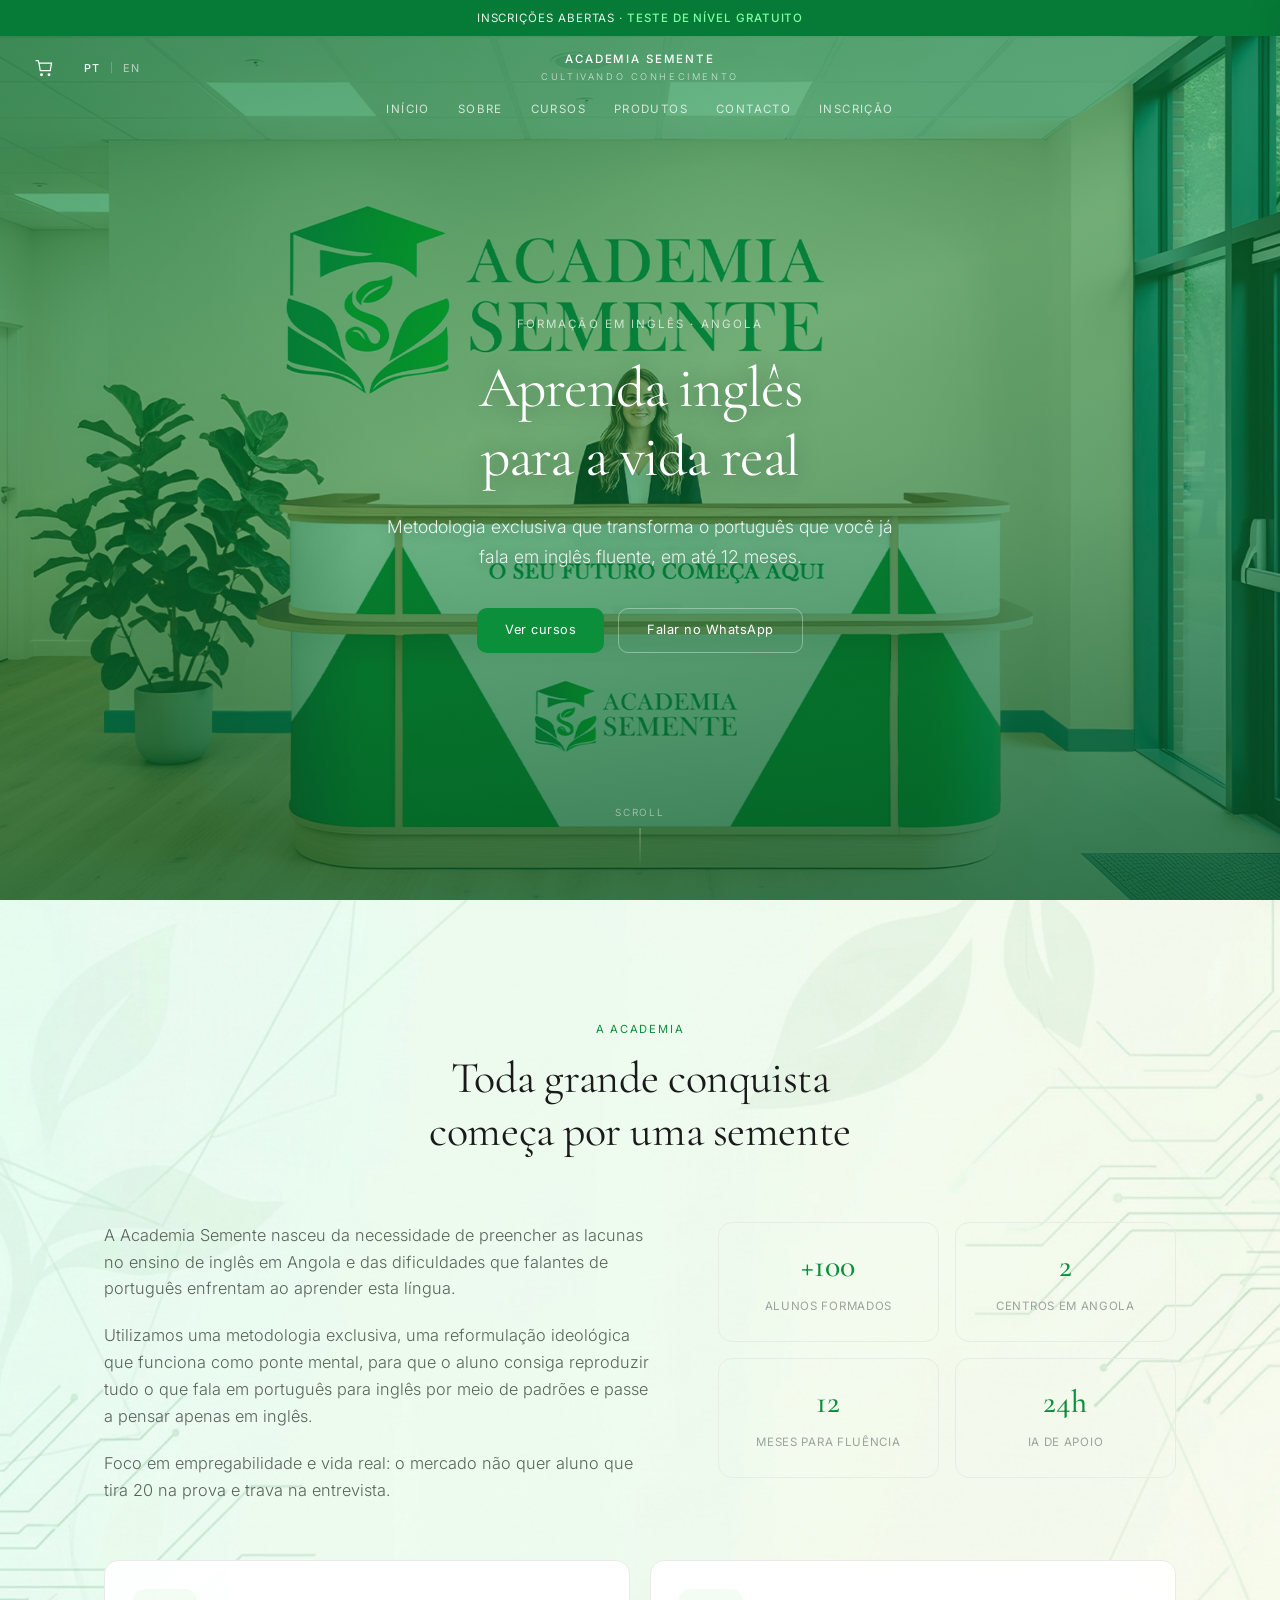
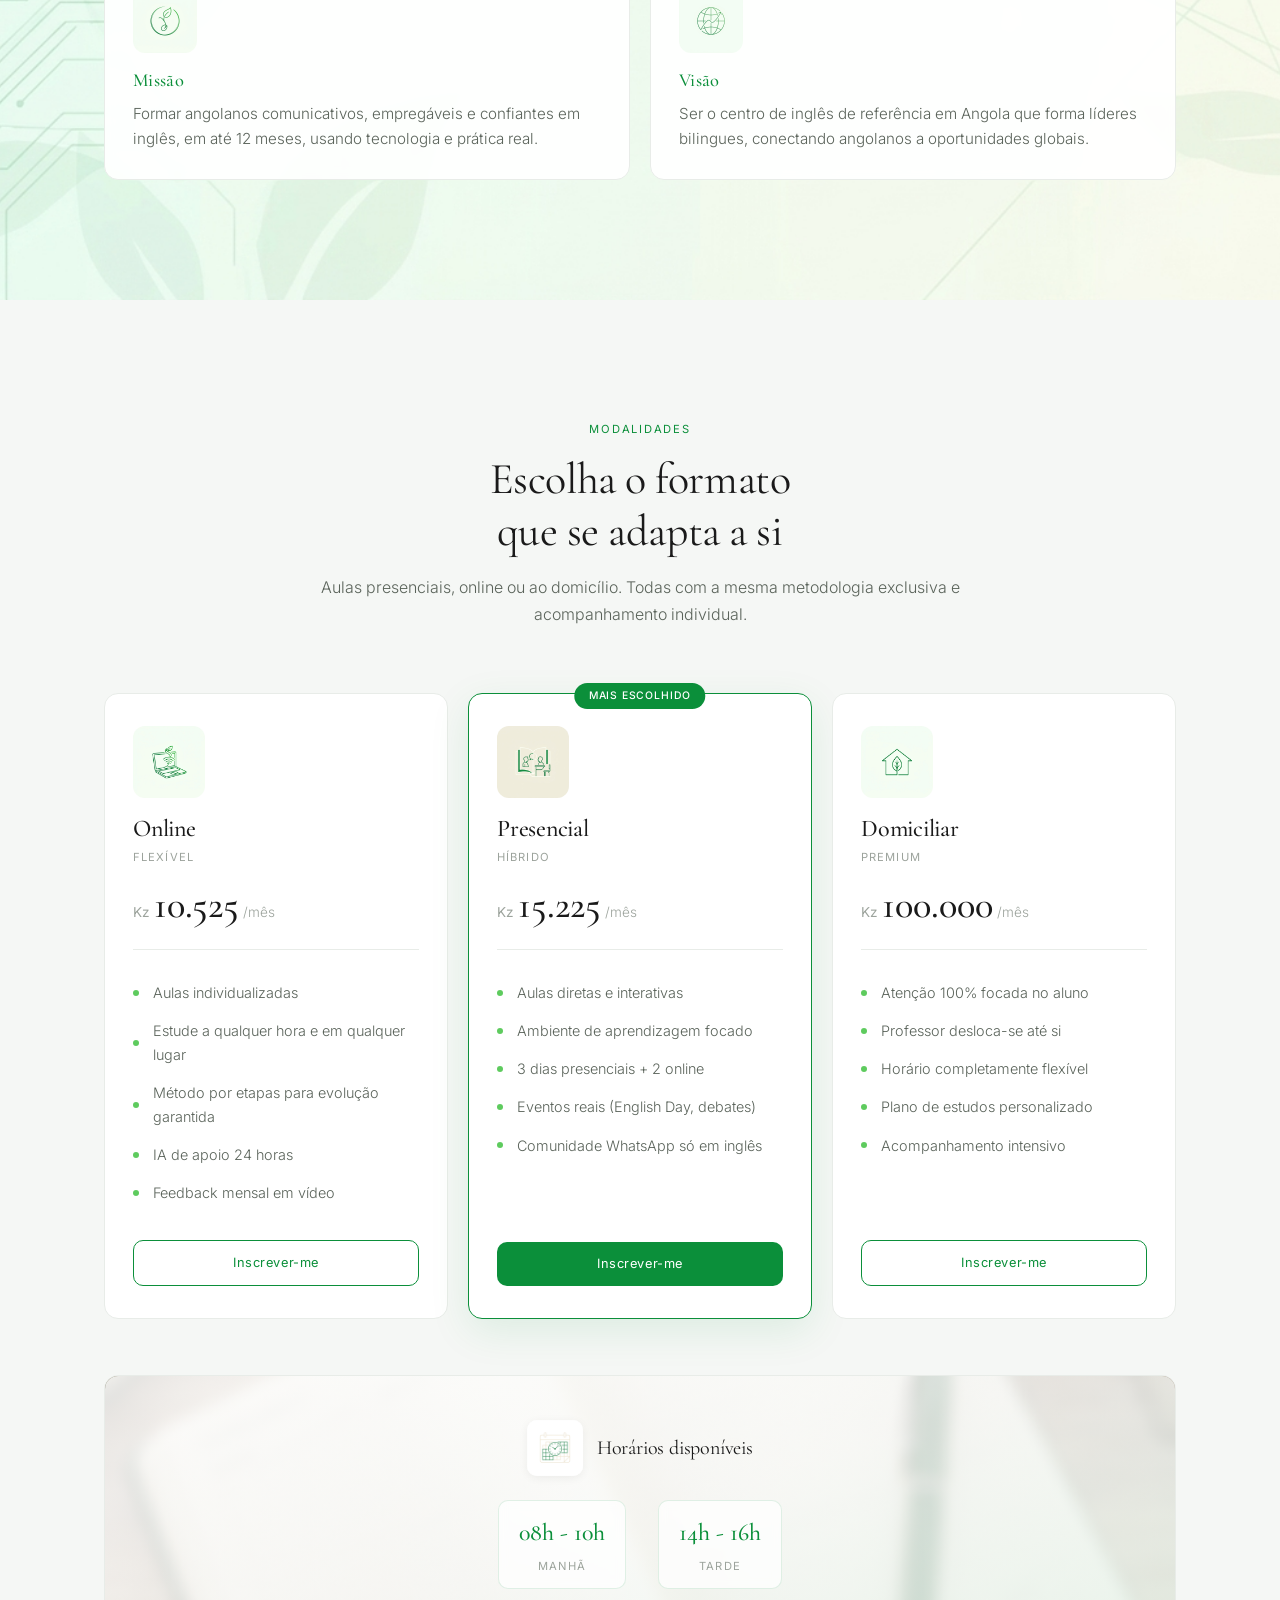
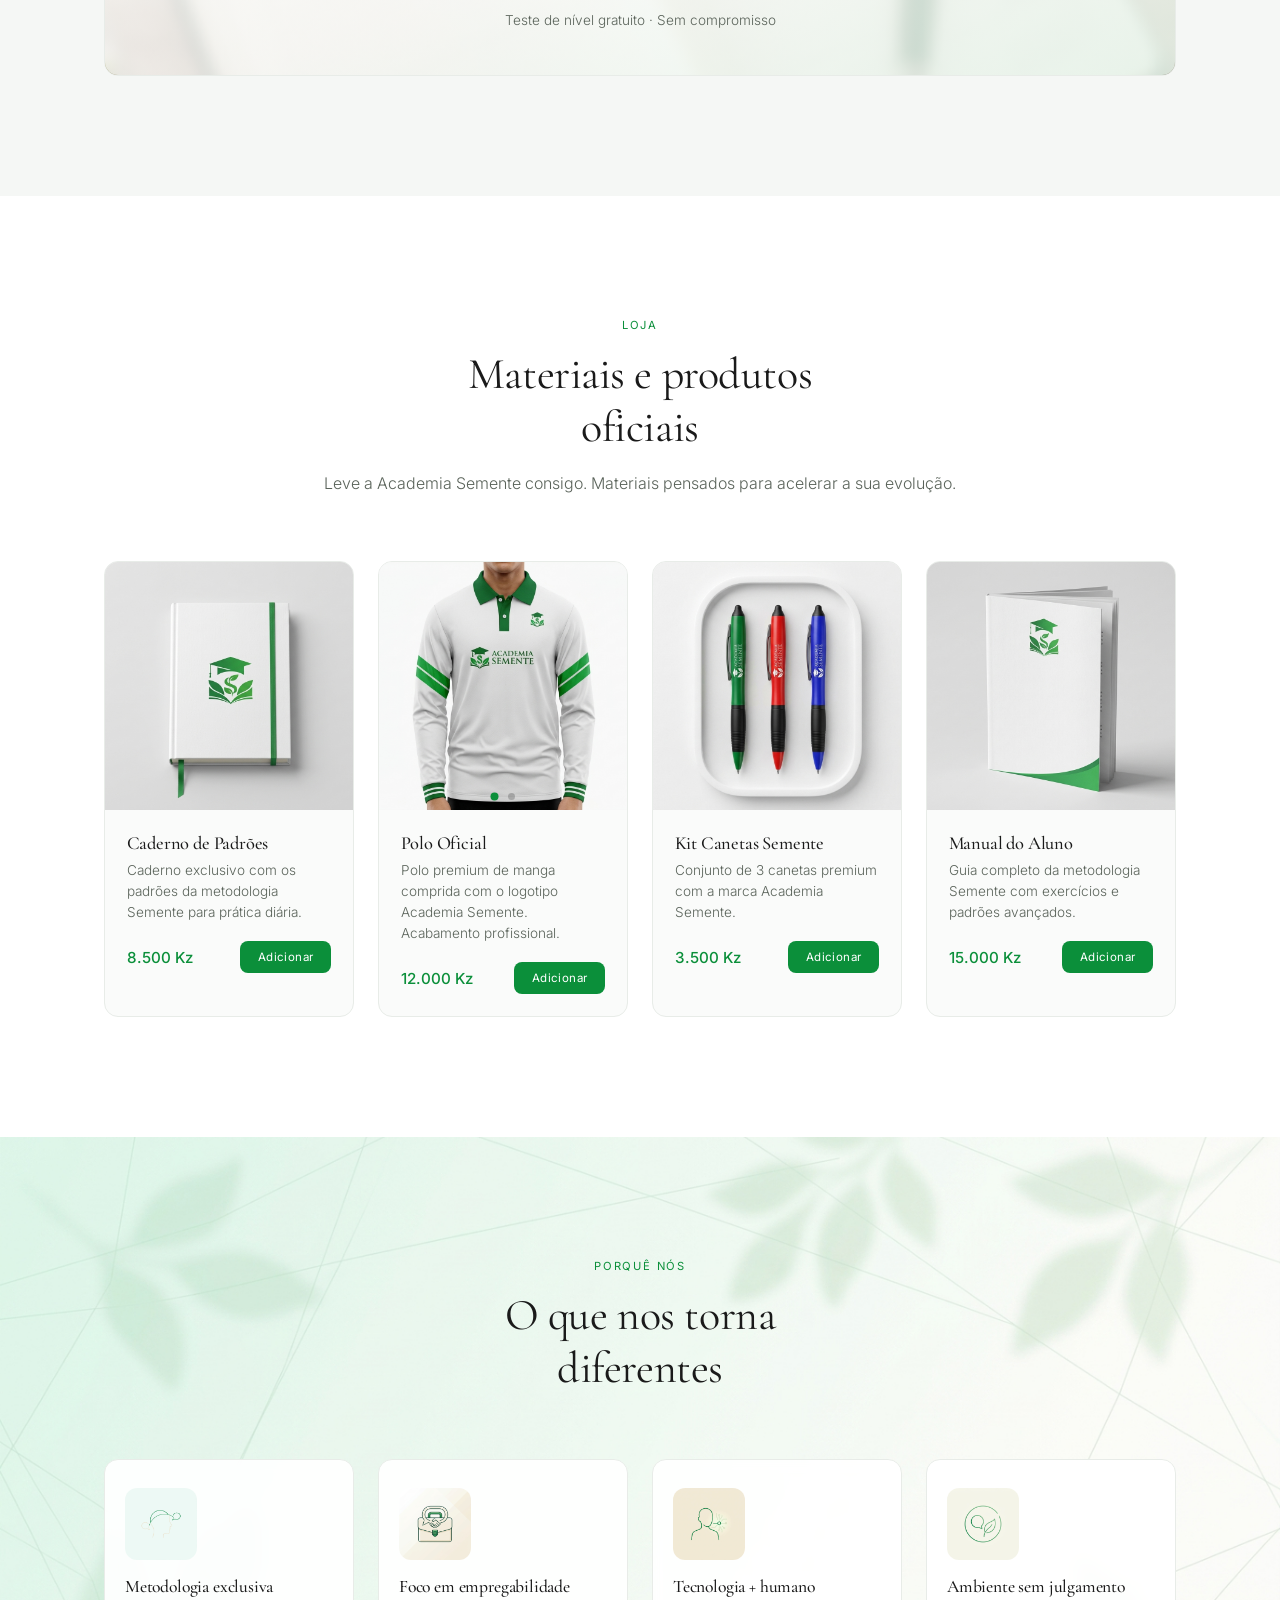
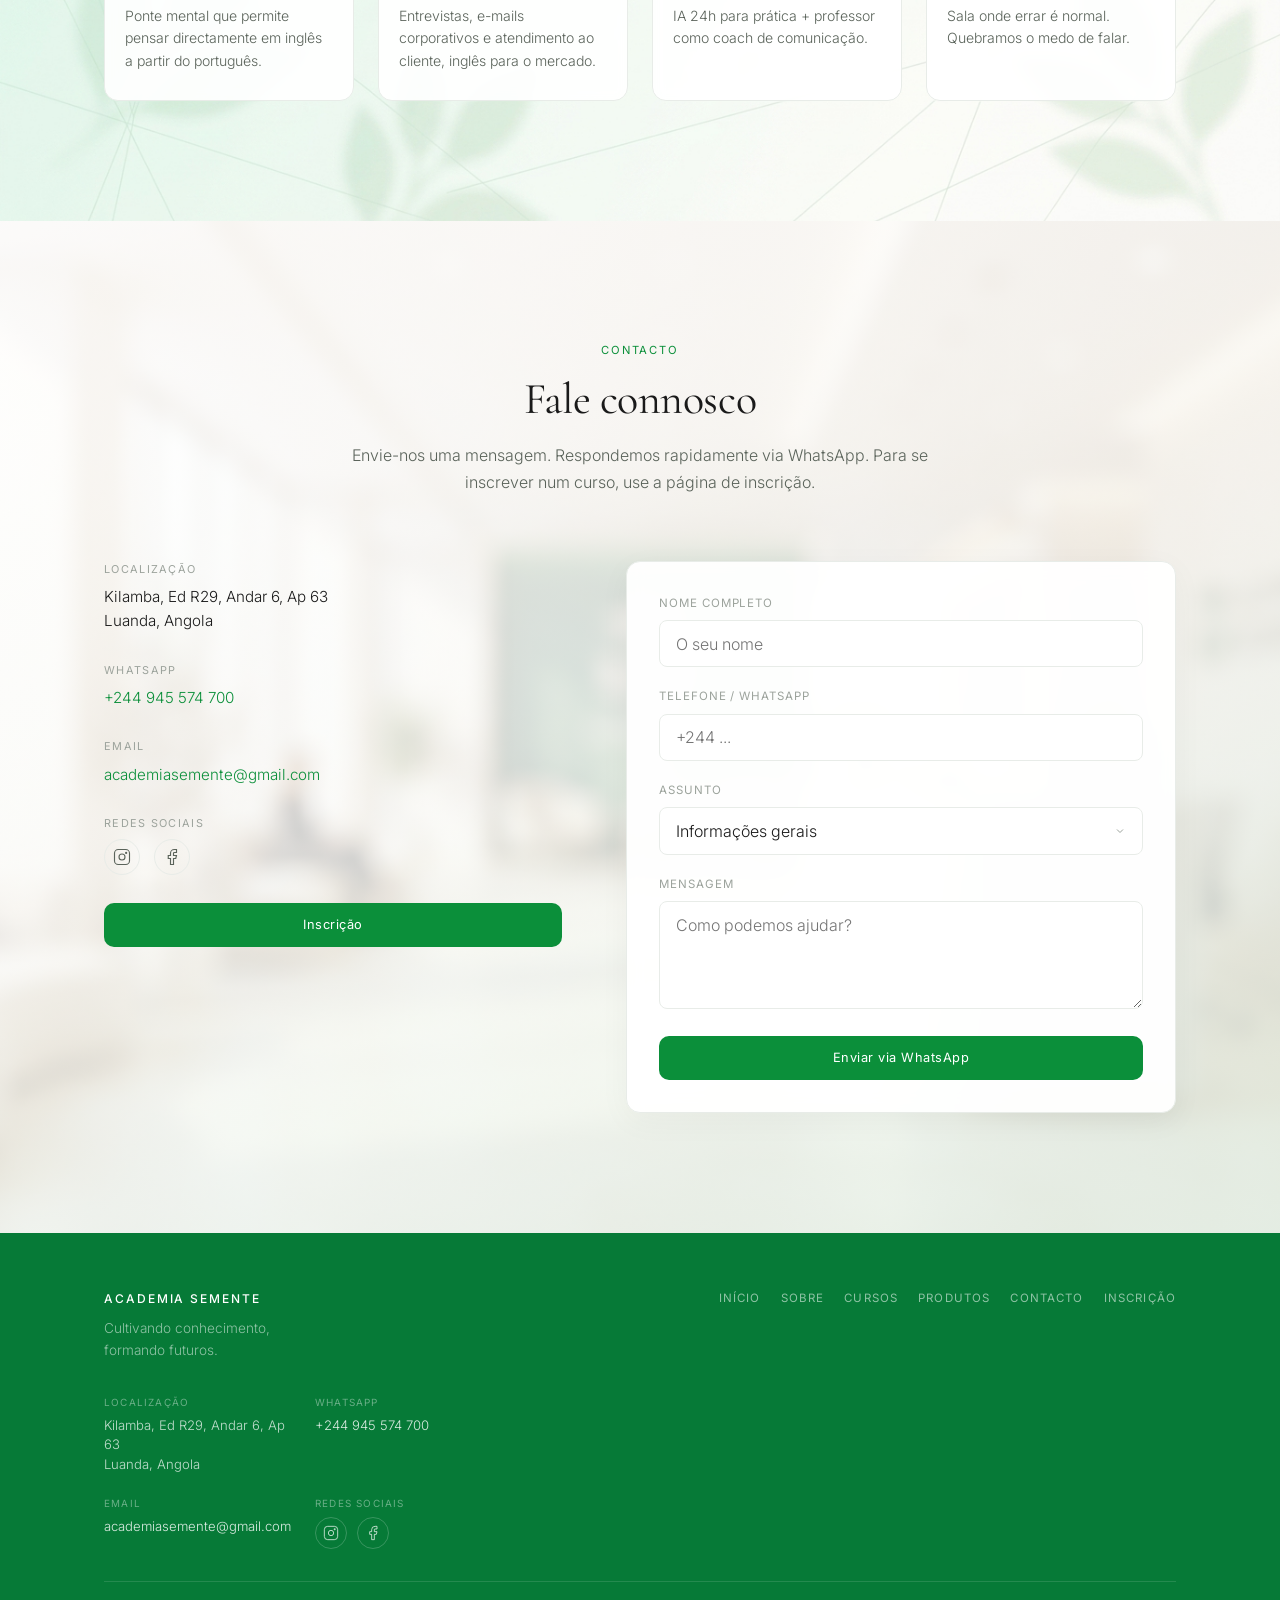
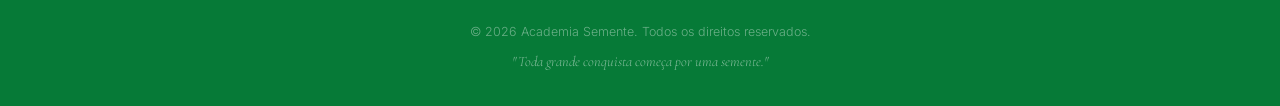
<file: academia-semente-website/index.html>
<!DOCTYPE html>
<html lang="pt">
<head>
  <meta charset="UTF-8">
  <meta name="viewport" content="width=device-width, initial-scale=1.0">
  <meta name="description" content="Academia Semente: Formação em Inglês em Angola. Cursos presenciais, online e domiciliares. Metodologia exclusiva para angolanos.">
  <meta name="keywords" content="inglês Angola, academia semente, aprender inglês, cursos de inglês Luanda, Kilamba">
  <title>Academia Semente | Inglês para a vida real</title>
  
  <!-- Fonts -->
  <link rel="preconnect" href="https://fonts.googleapis.com">
  <link rel="preconnect" href="https://fonts.gstatic.com" crossorigin>
  <link href="https://fonts.googleapis.com/css2?family=Cormorant+Garamond:ital,wght@0,300;0,400;0,500;0,600;1,400&family=Inter:wght@300;400;500;600&display=swap" rel="stylesheet">
  
  <link rel="stylesheet" href="css/styles.css">
  <link rel="icon" href="data:image/svg+xml,<svg xmlns='http://www.w3.org/2000/svg' viewBox='0 0 100 100'><text y='.9em' font-size='90'>🌱</text></svg>">
</head>
<body>
  <!-- ========== ANNOUNCEMENT BAR ========== -->
  <div class="announce-bar" id="announceBar">
    <a href="#cursos" class="announce-link">
      <span data-i18n="announce">Inscrições abertas</span> · <span class="announce-accent" data-i18n="announceAccent">Teste de nível gratuito</span>
    </a>
  </div>

  <!-- ========== HEADER ========== -->
  <header class="site-header" id="siteHeader">
    <div class="header-inner">
      <!-- Mobile hamburger -->
      <button class="hamburger" id="hamburger" aria-label="Menu" aria-expanded="false">
        <span class="ham-line"></span>
        <span class="ham-line"></span>
        <span class="ham-line"></span>
      </button>

      <!-- Brand (centered) -->
      <a href="#inicio" class="brand">
        <span class="brand-name">ACADEMIA SEMENTE</span>
        <span class="brand-tagline" data-i18n="tagline">Cultivando conhecimento</span>
      </a>

      <!-- Right actions: cart + language -->
      <div class="header-actions">
        <button class="cart-btn" id="cartBtn" aria-label="Carrinho">
          <svg width="20" height="20" viewBox="0 0 24 24" fill="none" stroke="currentColor" stroke-width="1.5">
            <path d="M6 6h15l-1.5 9h-12z"/>
            <circle cx="9" cy="20" r="1"/>
            <circle cx="18" cy="20" r="1"/>
            <path d="M6 6L5 3H2"/>
          </svg>
          <span class="cart-count" id="cartCount">0</span>
        </button>
        <div class="lang-toggle">
          <button class="lang-btn active" data-lang="pt" aria-label="Português">PT</button>
          <span class="lang-divider">|</span>
          <button class="lang-btn" data-lang="en" aria-label="English">EN</button>
        </div>
      </div>
    </div>

    <!-- Desktop Navigation (below brand) -->
    <nav class="desktop-nav" id="desktopNav">
      <a href="#inicio" data-i18n="navHome">Início</a>
      <a href="#sobre" data-i18n="navAbout">Sobre</a>
      <a href="#cursos" data-i18n="navCourses">Cursos</a>
      <a href="#produtos" data-i18n="navProducts">Produtos</a>
      <a href="#contacto" data-i18n="navContact">Contacto</a>
      <a href="inscricao.html" data-i18n="navEnroll">Inscrição</a>
    </nav>
  </header>

  <!-- ========== MOBILE DRAWER ========== -->
  <div class="drawer-overlay" id="drawerOverlay"></div>
  <aside class="mobile-drawer" id="mobileDrawer" aria-hidden="true">
    <div class="drawer-header">
      <span class="drawer-brand">ACADEMIA SEMENTE</span>
      <button class="drawer-close" id="drawerClose" aria-label="Fechar">
        <svg width="20" height="20" viewBox="0 0 24 24" fill="none" stroke="currentColor" stroke-width="1.5">
          <path d="M18 6L6 18M6 6l12 12"/>
        </svg>
      </button>
    </div>
    <nav class="drawer-nav">
      <a href="#inicio" data-i18n="navHome">Início</a>
      <a href="#sobre" data-i18n="navAbout">Sobre</a>
      <a href="#cursos" data-i18n="navCourses">Cursos</a>
      <a href="#produtos" data-i18n="navProducts">Produtos</a>
      <a href="#contacto" data-i18n="navContact">Contacto</a>
      <a href="inscricao.html" data-i18n="navEnroll">Inscrição</a>
    </nav>
    <div class="drawer-footer">
      <a href="https://wa.me/244945574700" target="_blank" rel="noopener" class="drawer-whatsapp">
        <svg width="16" height="16" viewBox="0 0 24 24" fill="currentColor"><path d="M17.472 14.382c-.297-.149-1.758-.867-2.03-.967-.273-.099-.471-.148-.67.15-.197.297-.767.966-.94 1.164-.173.199-.347.223-.644.075-.297-.15-1.255-.463-2.39-1.475-.883-.788-1.48-1.761-1.653-2.059-.173-.297-.018-.458.13-.606.134-.133.298-.347.446-.52.149-.174.198-.298.298-.497.099-.198.05-.371-.025-.52-.075-.149-.669-1.612-.916-2.207-.242-.579-.487-.5-.669-.51-.173-.008-.371-.01-.57-.01-.198 0-.52.074-.792.372-.272.297-1.04 1.016-1.04 2.479 0 1.462 1.065 2.875 1.213 3.074.149.198 2.096 3.2 5.077 4.487.709.306 1.262.489 1.694.625.712.227 1.36.195 1.871.118.571-.085 1.758-.719 2.006-1.413.248-.694.248-1.289.173-1.413-.074-.124-.272-.198-.57-.347z"/><path d="M12 0C5.373 0 0 5.373 0 12c0 2.625.846 5.059 2.284 7.034L.789 23.512a.5.5 0 00.605.654l4.69-1.494A11.94 11.94 0 0012 24c6.627 0 12-5.373 12-12S18.627 0 12 0zm0 22c-2.39 0-4.605-.75-6.44-2.03l-.46-.3-3.04.97.96-3.15-.32-.48A9.96 9.96 0 012 12C2 6.477 6.477 2 12 2s10 4.477 10 10-4.477 10-10 10z"/></svg>
        WhatsApp
      </a>
    </div>
  </aside>

  <main>
    <!-- ========== HERO ========== -->
    <section class="hero" id="inicio">
      <div class="hero-bg"></div>
      <div class="hero-overlay"></div>
      <div class="hero-inner">
        <div class="hero-content">
          <p class="hero-eyebrow" data-i18n="heroEyebrow">Formação em Inglês · Angola</p>
          <h1 class="hero-title" data-i18n="heroTitle">Aprenda inglês<br>para a vida real</h1>
          <p class="hero-subtitle" data-i18n="heroSubtitle">Metodologia exclusiva que transforma o português que você já fala em inglês fluente, em até 12 meses.</p>
          <div class="hero-cta">
            <a href="#cursos" class="btn btn-primary" data-i18n="heroCta">Ver cursos</a>
            <a href="https://wa.me/244945574700?text=Olá! Gostaria de saber mais sobre os cursos da Academia Semente." target="_blank" rel="noopener" class="btn btn-ghost" data-i18n="heroCta2">Falar no WhatsApp</a>
          </div>
        </div>
      </div>
      <div class="hero-scroll">
        <span data-i18n="scroll">Scroll</span>
        <div class="scroll-line"></div>
      </div>
    </section>

    <!-- ========== SOBRE ========== -->
    <section class="section sobre" id="sobre">
      <div class="sobre-bg" aria-hidden="true"></div>
      <div class="container">
        <div class="section-header">
          <p class="section-eyebrow" data-i18n="aboutEyebrow">A Academia</p>
          <h2 class="section-title" data-i18n="aboutTitle">Toda grande conquista<br>começa por uma semente</h2>
        </div>

        <div class="sobre-grid">
          <div class="sobre-text">
            <p data-i18n="aboutP1">A Academia Semente nasceu da necessidade de preencher as lacunas no ensino de inglês em Angola e das dificuldades que falantes de português enfrentam ao aprender esta língua.</p>
            <p data-i18n="aboutP2">Utilizamos uma metodologia exclusiva, uma reformulação ideológica que funciona como ponte mental, para que o aluno consiga reproduzir tudo o que fala em português para inglês por meio de padrões e passe a pensar apenas em inglês.</p>
            <p data-i18n="aboutP3">Foco em empregabilidade e vida real: o mercado não quer aluno que tira 20 na prova e trava na entrevista.</p>
          </div>
          <div class="sobre-stats">
            <div class="stat-card">
              <span class="stat-number">+100</span>
              <span class="stat-label" data-i18n="statStudents">Alunos formados</span>
            </div>
            <div class="stat-card">
              <span class="stat-number">2</span>
              <span class="stat-label" data-i18n="statCenters">Centros em Angola</span>
            </div>
            <div class="stat-card">
              <span class="stat-number">12</span>
              <span class="stat-label" data-i18n="statMonths">Meses para fluência</span>
            </div>
            <div class="stat-card">
              <span class="stat-number">24h</span>
              <span class="stat-label" data-i18n="statAI">IA de apoio</span>
            </div>
          </div>
        </div>

        <div class="mission-vision">
          <div class="mv-card">
            <div class="mv-icon">
              <img src="assets/icons/missao.jpg" alt="" width="64" height="64" loading="lazy">
            </div>
            <h3 data-i18n="missionTitle">Missão</h3>
            <p data-i18n="missionText">Formar angolanos comunicativos, empregáveis e confiantes em inglês, em até 12 meses, usando tecnologia e prática real.</p>
          </div>
          <div class="mv-card">
            <div class="mv-icon">
              <img src="assets/icons/visao.jpg" alt="" width="64" height="64" loading="lazy">
            </div>
            <h3 data-i18n="visionTitle">Visão</h3>
            <p data-i18n="visionText">Ser o centro de inglês de referência em Angola que forma líderes bilingues, conectando angolanos a oportunidades globais.</p>
          </div>
        </div>
      </div>
    </section>

    <!-- ========== CURSOS / PREÇOS ========== -->
    <section class="section cursos" id="cursos">
      <div class="container">
        <div class="section-header">
          <p class="section-eyebrow" data-i18n="coursesEyebrow">Modalidades</p>
          <h2 class="section-title" data-i18n="coursesTitle">Escolha o formato<br>que se adapta a si</h2>
          <p class="section-desc" data-i18n="coursesDesc">Aulas presenciais, online ou ao domicílio. Todas com a mesma metodologia exclusiva e acompanhamento individual.</p>
        </div>

        <div class="pricing-grid">
          <!-- Online -->
          <article class="price-card">
            <div class="price-icon">
              <img src="assets/icons/online.jpg" alt="" width="72" height="72" loading="lazy">
            </div>
            <div class="price-header">
              <h3 data-i18n="onlineTitle">Online</h3>
              <p class="price-tag" data-i18n="onlineTag">Flexível</p>
            </div>
            <div class="price-amount">
              <span class="currency">Kz</span>
              <span class="value">10.525</span>
              <span class="period" data-i18n="perMonth">/mês</span>
            </div>
            <ul class="price-features">
              <li data-i18n="onlineF1">Aulas individualizadas</li>
              <li data-i18n="onlineF2">Estude a qualquer hora e em qualquer lugar</li>
              <li data-i18n="onlineF3">Método por etapas para evolução garantida</li>
              <li data-i18n="onlineF4">IA de apoio 24 horas</li>
              <li data-i18n="onlineF5">Feedback mensal em vídeo</li>
            </ul>
            <a href="inscricao.html?course=Online" class="btn btn-outline enroll-btn" data-course="Online" data-i18n="enrollBtn">Inscrever-me</a>
          </article>

          <!-- Presencial (featured) -->
          <article class="price-card featured">
            <div class="price-badge" data-i18n="popular">Mais escolhido</div>
            <div class="price-icon">
              <img src="assets/icons/presencial.jpg" alt="" width="72" height="72" loading="lazy">
            </div>
            <div class="price-header">
              <h3 data-i18n="presencialTitle">Presencial</h3>
              <p class="price-tag" data-i18n="presencialTag">Híbrido</p>
            </div>
            <div class="price-amount">
              <span class="currency">Kz</span>
              <span class="value">15.225</span>
              <span class="period" data-i18n="perMonth">/mês</span>
            </div>
            <ul class="price-features">
              <li data-i18n="presencialF1">Aulas diretas e interativas</li>
              <li data-i18n="presencialF2">Ambiente de aprendizagem focado</li>
              <li data-i18n="presencialF3">3 dias presenciais + 2 online</li>
              <li data-i18n="presencialF4">Eventos reais (English Day, debates)</li>
              <li data-i18n="presencialF5">Comunidade WhatsApp só em inglês</li>
            </ul>
            <a href="inscricao.html?course=Presencial" class="btn btn-primary enroll-btn" data-course="Presencial" data-i18n="enrollBtn">Inscrever-me</a>
          </article>

          <!-- Domiciliar -->
          <article class="price-card">
            <div class="price-icon">
              <img src="assets/icons/domiciliar.jpg" alt="" width="72" height="72" loading="lazy">
            </div>
            <div class="price-header">
              <h3 data-i18n="domiciliarTitle">Domiciliar</h3>
              <p class="price-tag" data-i18n="domiciliarTag">Premium</p>
            </div>
            <div class="price-amount">
              <span class="currency">Kz</span>
              <span class="value">100.000</span>
              <span class="period" data-i18n="perMonth">/mês</span>
            </div>
            <ul class="price-features">
              <li data-i18n="domiciliarF1">Atenção 100% focada no aluno</li>
              <li data-i18n="domiciliarF2">Professor desloca-se até si</li>
              <li data-i18n="domiciliarF3">Horário completamente flexível</li>
              <li data-i18n="domiciliarF4">Plano de estudos personalizado</li>
              <li data-i18n="domiciliarF5">Acompanhamento intensivo</li>
            </ul>
            <a href="inscricao.html?course=Domiciliar" class="btn btn-outline enroll-btn" data-course="Domiciliar" data-i18n="enrollBtn">Inscrever-me</a>
          </article>
        </div>

        <div class="horarios">
          <div class="horarios-header">
            <div class="horarios-icon">
              <img src="assets/icons/horarios.jpg" alt="" width="56" height="56" loading="lazy">
            </div>
            <h3 data-i18n="schedulesTitle">Horários disponíveis</h3>
          </div>
          <div class="horarios-list">
            <div class="horario-item">
              <span class="horario-time">08h - 10h</span>
              <span class="horario-label" data-i18n="morning">Manhã</span>
            </div>
            <div class="horario-item">
              <span class="horario-time">14h - 16h</span>
              <span class="horario-label" data-i18n="afternoon">Tarde</span>
            </div>
          </div>
          <p class="teste-gratis" data-i18n="freeTest">Teste de nível gratuito · Sem compromisso</p>
        </div>
      </div>
    </section>

    <!-- ========== PRODUTOS FÍSICOS ========== -->
    <section class="section produtos" id="produtos">
      <div class="container">
        <div class="section-header">
          <p class="section-eyebrow" data-i18n="productsEyebrow">Loja</p>
          <h2 class="section-title" data-i18n="productsTitle">Materiais e produtos<br>oficiais</h2>
          <p class="section-desc" data-i18n="productsDesc">Leve a Academia Semente consigo. Materiais pensados para acelerar a sua evolução.</p>
        </div>

        <div class="products-grid">
          <article class="product-card" data-id="caderno" data-name="Caderno de Padrões" data-price="8500" data-name-en="Patterns Notebook">
            <div class="product-image">
              <img src="assets/products/caderno.jpg" alt="Caderno de Padrões Academia Semente" loading="lazy">
            </div>
            <div class="product-info">
              <h3 data-i18n="prod1Title">Caderno de Padrões</h3>
              <p data-i18n="prod1Desc">Caderno exclusivo com os padrões da metodologia Semente para prática diária.</p>
              <div class="product-price">
                <span class="price">8.500 Kz</span>
                <button type="button" class="btn btn-sm add-to-cart" data-i18n="buyBtn">Adicionar</button>
              </div>
            </div>
          </article>

          <article class="product-card" data-id="polo" data-name="Polo Oficial" data-price="12000" data-name-en="Official Polo">
            <div class="product-image product-slider" data-slider>
              <div class="slider-track">
                <img src="assets/products/polo-front.jpg" alt="Polo Oficial - frente" loading="lazy" draggable="false">
                <img src="assets/products/polo-back.jpg" alt="Polo Oficial - costas" loading="lazy" draggable="false">
              </div>
              <button type="button" class="slider-dot active" data-slide="0" aria-label="Frente"></button>
              <button type="button" class="slider-dot" data-slide="1" aria-label="Costas"></button>
              <button type="button" class="slider-nav slider-prev" aria-label="Anterior">‹</button>
              <button type="button" class="slider-nav slider-next" aria-label="Seguinte">›</button>
            </div>
            <div class="product-info">
              <h3 data-i18n="prod2Title">Polo Oficial</h3>
              <p data-i18n="prod2Desc">Polo premium de manga comprida com o logotipo Academia Semente. Acabamento profissional.</p>
              <div class="product-price">
                <span class="price">12.000 Kz</span>
                <button type="button" class="btn btn-sm add-to-cart" data-i18n="buyBtn">Adicionar</button>
              </div>
            </div>
          </article>

          <article class="product-card" data-id="canetas" data-name="Kit Canetas Semente" data-price="3500" data-name-en="Semente Pen Kit">
            <div class="product-image">
              <img src="assets/products/canetas.jpg" alt="Kit Canetas Academia Semente" loading="lazy">
            </div>
            <div class="product-info">
              <h3 data-i18n="prod3Title">Kit Canetas Semente</h3>
              <p data-i18n="prod3Desc">Conjunto de 3 canetas premium com a marca Academia Semente.</p>
              <div class="product-price">
                <span class="price">3.500 Kz</span>
                <button type="button" class="btn btn-sm add-to-cart" data-i18n="buyBtn">Adicionar</button>
              </div>
            </div>
          </article>

          <article class="product-card" data-id="manual" data-name="Manual do Aluno" data-price="15000" data-name-en="Student Manual">
            <div class="product-image">
              <img src="assets/products/manual.jpg" alt="Manual do Aluno Academia Semente" loading="lazy">
            </div>
            <div class="product-info">
              <h3 data-i18n="prod4Title">Manual do Aluno</h3>
              <p data-i18n="prod4Desc">Guia completo da metodologia Semente com exercícios e padrões avançados.</p>
              <div class="product-price">
                <span class="price">15.000 Kz</span>
                <button type="button" class="btn btn-sm add-to-cart" data-i18n="buyBtn">Adicionar</button>
              </div>
            </div>
          </article>
        </div>
      </div>
    </section>

    <!-- ========== DIFERENCIAIS ========== -->
    <section class="section diferenciais">
      <div class="diferenciais-bg" aria-hidden="true"></div>
      <div class="container">
        <div class="section-header">
          <p class="section-eyebrow" data-i18n="diffEyebrow">Porquê nós</p>
          <h2 class="section-title" data-i18n="diffTitle">O que nos torna<br>diferentes</h2>
        </div>

        <div class="diff-grid">
          <div class="diff-item">
            <div class="diff-icon">
              <img src="assets/icons/metodologia.jpg" alt="" loading="lazy" width="80" height="80">
            </div>
            <h3 data-i18n="diff1Title">Metodologia exclusiva</h3>
            <p data-i18n="diff1Text">Ponte mental que permite pensar directamente em inglês a partir do português.</p>
          </div>
          <div class="diff-item">
            <div class="diff-icon">
              <img src="assets/icons/empregabilidade.jpg" alt="" loading="lazy" width="80" height="80">
            </div>
            <h3 data-i18n="diff2Title">Foco em empregabilidade</h3>
            <p data-i18n="diff2Text">Entrevistas, e-mails corporativos e atendimento ao cliente, inglês para o mercado.</p>
          </div>
          <div class="diff-item">
            <div class="diff-icon">
              <img src="assets/icons/tecnologia.jpg" alt="" loading="lazy" width="80" height="80">
            </div>
            <h3 data-i18n="diff3Title">Tecnologia + humano</h3>
            <p data-i18n="diff3Text">IA 24h para prática + professor como coach de comunicação.</p>
          </div>
          <div class="diff-item">
            <div class="diff-icon">
              <img src="assets/icons/ambiente.jpg" alt="" loading="lazy" width="80" height="80">
            </div>
            <h3 data-i18n="diff4Title">Ambiente sem julgamento</h3>
            <p data-i18n="diff4Text">Sala onde errar é normal. Quebramos o medo de falar.</p>
          </div>
        </div>
      </div>
    </section>

    <!-- ========== CONTACTO ========== -->
    <section class="section contacto" id="contacto">
      <div class="contacto-bg" aria-hidden="true"></div>
      <div class="container">
        <div class="section-header">
          <p class="section-eyebrow" data-i18n="contactEyebrow">Contacto</p>
          <h2 class="section-title" data-i18n="contactTitle">Fale connosco</h2>
          <p class="section-desc" data-i18n="contactDesc">Envie-nos uma mensagem. Respondemos rapidamente via WhatsApp. Para se inscrever num curso, use a página de inscrição.</p>
        </div>

        <div class="contact-grid">
          <div class="contact-info">
            <div class="info-item">
              <span class="info-label" data-i18n="locationLabel">Localização</span>
              <p>Kilamba, Ed R29, Andar 6, Ap 63<br>Luanda, Angola</p>
            </div>
            <div class="info-item">
              <span class="info-label" data-i18n="phoneLabel">WhatsApp</span>
              <p><a href="https://wa.me/244945574700">+244 945 574 700</a></p>
            </div>
            <div class="info-item">
              <span class="info-label" data-i18n="emailLabel">Email</span>
              <p><a href="mailto:academiasemente@gmail.com">academiasemente@gmail.com</a></p>
            </div>
            <div class="info-item">
              <span class="info-label" data-i18n="socialLabel">Redes sociais</span>
              <div class="social-links">
                <a href="https://www.instagram.com/academiasemente" target="_blank" rel="noopener" aria-label="Instagram">
                  <svg width="18" height="18" viewBox="0 0 24 24" fill="none" stroke="currentColor" stroke-width="1.5"><rect x="2" y="2" width="20" height="20" rx="5"/><circle cx="12" cy="12" r="4"/><circle cx="17.5" cy="6.5" r="1.5" fill="currentColor" stroke="none"/></svg>
                </a>
                <a href="https://www.facebook.com/profile.php?id=61584786747541" target="_blank" rel="noopener" aria-label="Facebook">
                  <svg width="18" height="18" viewBox="0 0 24 24" fill="none" stroke="currentColor" stroke-width="1.5"><path d="M18 2h-3a5 5 0 00-5 5v3H7v4h3v8h4v-8h3l1-4h-4V7a1 1 0 011-1h3z"/></svg>
                </a>
              </div>
            </div>
            <a href="inscricao.html" class="btn btn-primary" data-i18n="navEnroll">Inscrição</a>
          </div>

          <form class="contact-form" id="contactForm">
            <div class="form-group">
              <label for="c-name" data-i18n="formName">Nome completo</label>
              <input type="text" id="c-name" name="name" required placeholder="O seu nome" data-i18n-placeholder="formNamePh" autocomplete="name">
            </div>
            <div class="form-group">
              <label for="c-phone" data-i18n="formPhone">Telefone / WhatsApp</label>
              <input type="tel" id="c-phone" name="phone" required placeholder="+244 ..." data-i18n-placeholder="formPhonePh" autocomplete="tel">
            </div>
            <div class="form-group">
              <label for="c-interest" data-i18n="formInterest">Assunto</label>
              <select id="c-interest" name="interest">
                <option value="Informações gerais" data-i18n="optGeneral">Informações gerais</option>
                <option value="Cursos" data-i18n="optCourses">Cursos</option>
                <option value="Produtos" data-i18n="optProducts">Produtos / Materiais</option>
                <option value="Parcerias" data-i18n="optPartner">Parcerias</option>
                <option value="Outro" data-i18n="optOther">Outro</option>
              </select>
            </div>
            <div class="form-group">
              <label for="c-message" data-i18n="formMessage">Mensagem</label>
              <textarea id="c-message" name="message" rows="4" required placeholder="Como podemos ajudar?" data-i18n-placeholder="formMessagePh"></textarea>
            </div>
            <button type="submit" class="btn btn-primary btn-full" data-i18n="formSubmit">Enviar via WhatsApp</button>
          </form>
        </div>
      </div>
    </section>
  </main>

  <!-- ========== FOOTER ========== -->
  <footer class="site-footer">
    <div class="container">
      <div class="footer-top">
        <div class="footer-brand">
          <span class="footer-name">ACADEMIA SEMENTE</span>
          <p data-i18n="footerTag">Cultivando conhecimento, formando futuros.</p>
        </div>
        <div class="footer-links">
          <a href="#inicio" data-i18n="navHome">Início</a>
          <a href="#sobre" data-i18n="navAbout">Sobre</a>
          <a href="#cursos" data-i18n="navCourses">Cursos</a>
          <a href="#produtos" data-i18n="navProducts">Produtos</a>
          <a href="#contacto" data-i18n="navContact">Contacto</a>
          <a href="inscricao.html" data-i18n="navEnroll">Inscrição</a>
        </div>
        <div class="footer-contact">
          <div class="footer-contact-item">
            <span class="footer-contact-label" data-i18n="locationLabel">Localização</span>
            <p>Kilamba, Ed R29, Andar 6, Ap 63<br>Luanda, Angola</p>
          </div>
          <div class="footer-contact-item">
            <span class="footer-contact-label" data-i18n="phoneLabel">WhatsApp</span>
            <p><a href="https://wa.me/244945574700">+244 945 574 700</a></p>
          </div>
          <div class="footer-contact-item">
            <span class="footer-contact-label" data-i18n="emailLabel">Email</span>
            <p><a href="mailto:academiasemente@gmail.com">academiasemente@gmail.com</a></p>
          </div>
          <div class="footer-contact-item">
            <span class="footer-contact-label" data-i18n="socialLabel">Redes sociais</span>
            <div class="footer-social">
              <a href="https://www.instagram.com/academiasemente" target="_blank" rel="noopener" aria-label="Instagram">
                <svg width="16" height="16" viewBox="0 0 24 24" fill="none" stroke="currentColor" stroke-width="1.5"><rect x="2" y="2" width="20" height="20" rx="5"/><circle cx="12" cy="12" r="4"/><circle cx="17.5" cy="6.5" r="1.5" fill="currentColor" stroke="none"/></svg>
              </a>
              <a href="https://www.facebook.com/profile.php?id=61584786747541" target="_blank" rel="noopener" aria-label="Facebook">
                <svg width="16" height="16" viewBox="0 0 24 24" fill="none" stroke="currentColor" stroke-width="1.5"><path d="M18 2h-3a5 5 0 00-5 5v3H7v4h3v8h4v-8h3l1-4h-4V7a1 1 0 011-1h3z"/></svg>
              </a>
            </div>
          </div>
        </div>
      </div>
      <div class="footer-bottom">
        <p>© <span id="year"></span> Academia Semente. <span data-i18n="rights">Todos os direitos reservados.</span></p>
        <p class="footer-motto">"Toda grande conquista começa por uma semente."</p>
      </div>
    </div>
  </footer>

  <!-- ========== CART DRAWER (right) ========== -->
  <div class="cart-overlay" id="cartOverlay"></div>
  <aside class="cart-drawer" id="cartDrawer" aria-hidden="true">
    <div class="cart-header">
      <h3 data-i18n="cartTitle">Carrinho</h3>
      <button class="cart-close" id="cartClose" aria-label="Fechar">
        <svg width="20" height="20" viewBox="0 0 24 24" fill="none" stroke="currentColor" stroke-width="1.5">
          <path d="M18 6L6 18M6 6l12 12"/>
        </svg>
      </button>
    </div>
    <div class="cart-body" id="cartBody">
      <p class="cart-empty" data-i18n="cartEmpty">O seu carrinho está vazio.</p>
    </div>
    <div class="cart-footer" id="cartFooter" hidden>
      <div class="cart-total-row">
        <span data-i18n="cartTotal">Total</span>
        <strong id="cartTotal">0 Kz</strong>
      </div>
      <button type="button" class="btn btn-outline btn-full cart-clear" id="cartClear" data-i18n="cartClear">Limpar tudo</button>
      <button type="button" class="btn btn-primary btn-full" id="cartCheckout" data-i18n="cartCheckout">Finalizar compra</button>
    </div>
  </aside>

  <script src="js/main.js"></script>
</body>
</html>
</file>
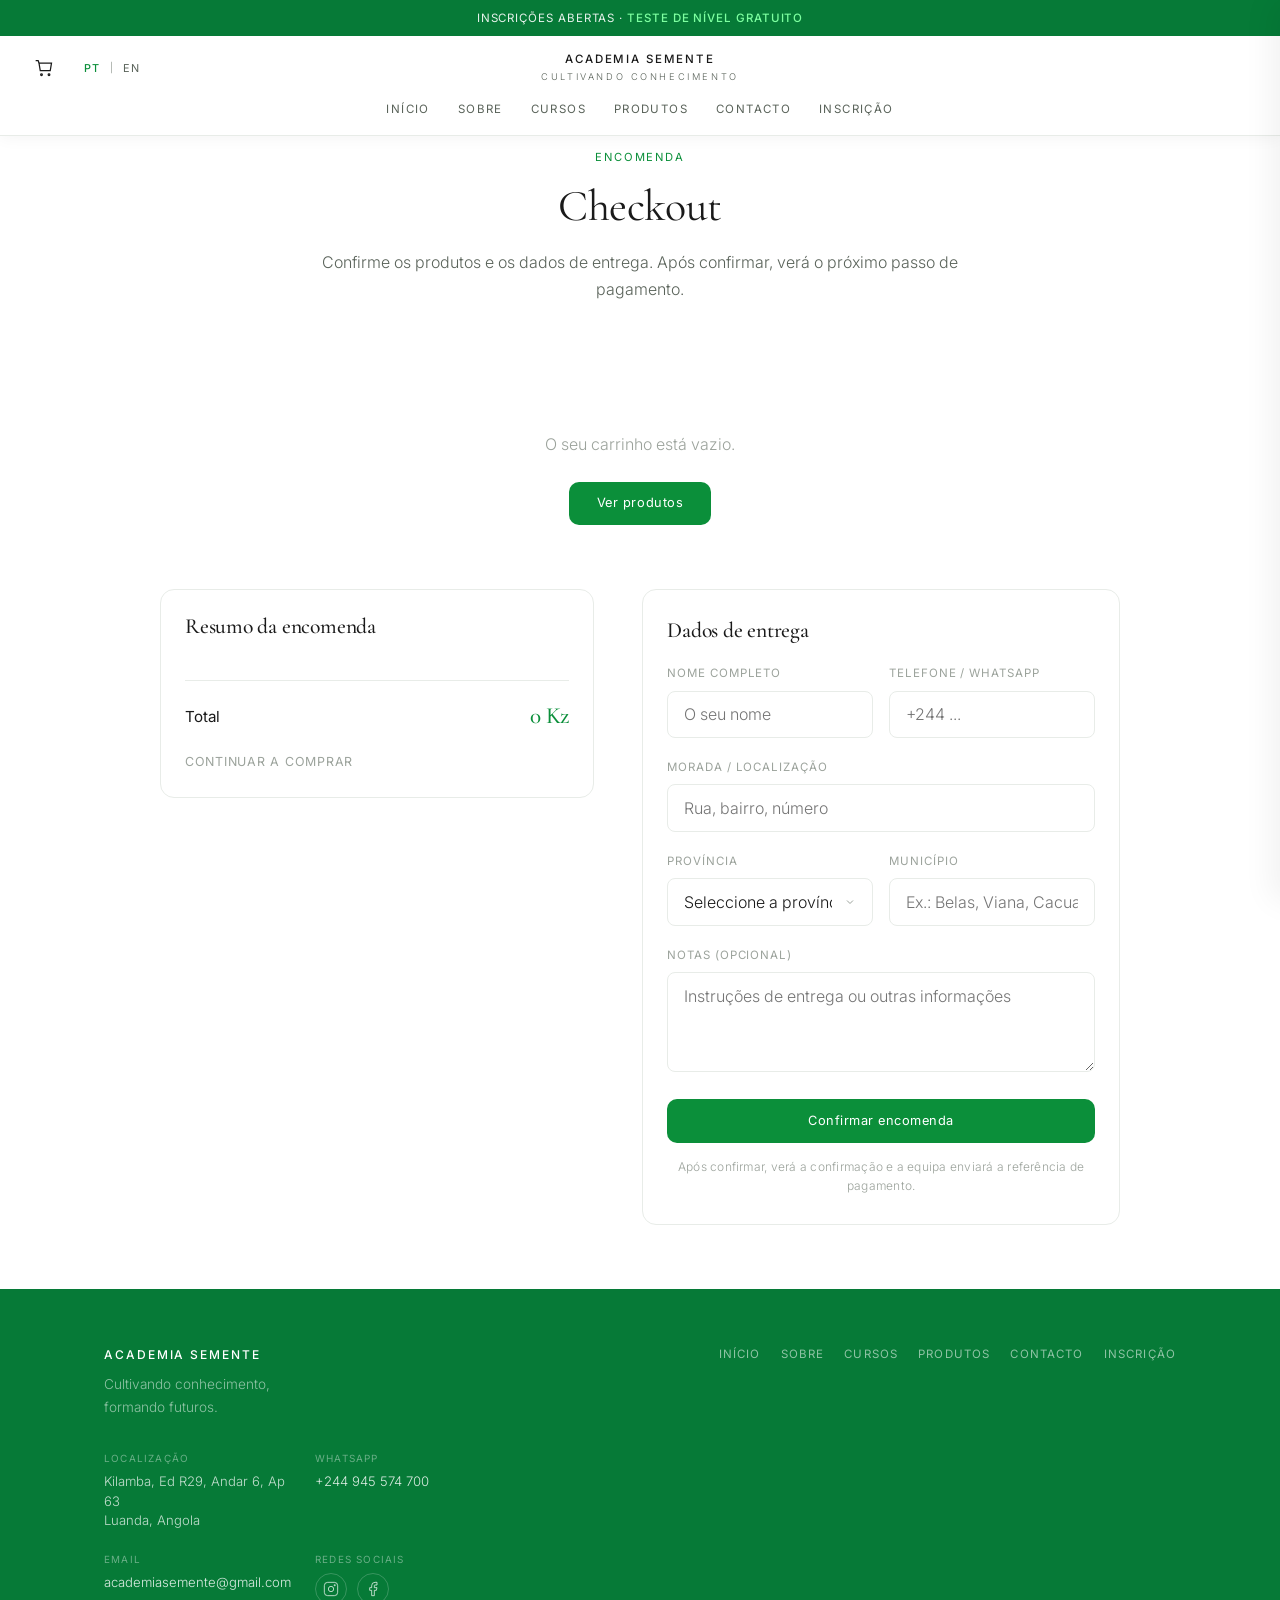
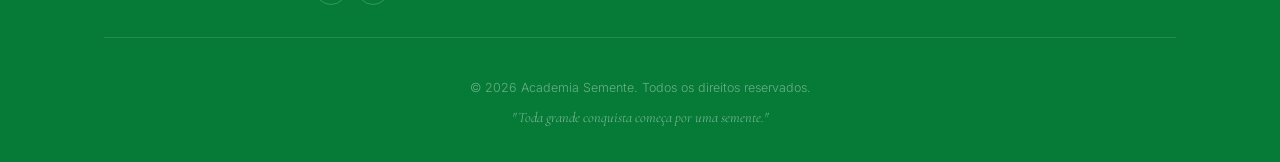
<file: academia-semente-website/checkout.html>
<!DOCTYPE html>
<html lang="pt">
<head>
  <meta charset="UTF-8">
  <meta name="viewport" content="width=device-width, initial-scale=1.0">
  <meta name="description" content="Checkout Academia Semente — finalize a encomenda dos materiais oficiais.">
  <title>Checkout | Academia Semente</title>
  <link rel="preconnect" href="https://fonts.googleapis.com">
  <link rel="preconnect" href="https://fonts.gstatic.com" crossorigin>
  <link href="https://fonts.googleapis.com/css2?family=Cormorant+Garamond:ital,wght@0,300;0,400;0,500;0,600;1,400&family=Inter:wght@300;400;500;600&display=swap" rel="stylesheet">
  <link rel="stylesheet" href="css/styles.css">
  <link rel="icon" href="data:image/svg+xml,<svg xmlns='http://www.w3.org/2000/svg' viewBox='0 0 100 100'><text y='.9em' font-size='90'>🌱</text></svg>">
</head>
<body class="page-checkout">
  <div class="announce-bar" id="announceBar">
    <a href="index.html#cursos" class="announce-link">
      <span data-i18n="announce">Inscrições abertas</span> · <span class="announce-accent" data-i18n="announceAccent">Teste de nível gratuito</span>
    </a>
  </div>

  <header class="site-header scrolled" id="siteHeader">
    <div class="header-inner">
      <button class="hamburger" id="hamburger" aria-label="Menu" aria-expanded="false">
        <span class="ham-line"></span>
        <span class="ham-line"></span>
        <span class="ham-line"></span>
      </button>
      <a href="index.html" class="brand">
        <span class="brand-name">ACADEMIA SEMENTE</span>
        <span class="brand-tagline" data-i18n="tagline">Cultivando conhecimento</span>
      </a>
      <div class="header-actions">
        <button class="cart-btn" id="cartBtn" aria-label="Carrinho">
          <svg width="20" height="20" viewBox="0 0 24 24" fill="none" stroke="currentColor" stroke-width="1.5">
            <path d="M6 6h15l-1.5 9h-12z"/>
            <circle cx="9" cy="20" r="1"/>
            <circle cx="18" cy="20" r="1"/>
            <path d="M6 6L5 3H2"/>
          </svg>
          <span class="cart-count" id="cartCount">0</span>
        </button>
        <div class="lang-toggle">
          <button class="lang-btn active" data-lang="pt" aria-label="Português">PT</button>
          <span class="lang-divider">|</span>
          <button class="lang-btn" data-lang="en" aria-label="English">EN</button>
        </div>
      </div>
    </div>
    <nav class="desktop-nav" id="desktopNav">
      <a href="index.html" data-i18n="navHome">Início</a>
      <a href="index.html#sobre" data-i18n="navAbout">Sobre</a>
      <a href="index.html#cursos" data-i18n="navCourses">Cursos</a>
      <a href="index.html#produtos" data-i18n="navProducts">Produtos</a>
      <a href="index.html#contacto" data-i18n="navContact">Contacto</a>
      <a href="inscricao.html" data-i18n="navEnroll">Inscrição</a>
    </nav>
  </header>

  <div class="drawer-overlay" id="drawerOverlay"></div>
  <aside class="mobile-drawer" id="mobileDrawer" aria-hidden="true">
    <div class="drawer-header">
      <span class="drawer-brand">ACADEMIA SEMENTE</span>
      <button class="drawer-close" id="drawerClose" aria-label="Fechar">
        <svg width="20" height="20" viewBox="0 0 24 24" fill="none" stroke="currentColor" stroke-width="1.5">
          <path d="M18 6L6 18M6 6l12 12"/>
        </svg>
      </button>
    </div>
    <nav class="drawer-nav">
      <a href="index.html" data-i18n="navHome">Início</a>
      <a href="index.html#sobre" data-i18n="navAbout">Sobre</a>
      <a href="index.html#cursos" data-i18n="navCourses">Cursos</a>
      <a href="index.html#produtos" data-i18n="navProducts">Produtos</a>
      <a href="index.html#contacto" data-i18n="navContact">Contacto</a>
      <a href="inscricao.html" data-i18n="navEnroll">Inscrição</a>
    </nav>
    <div class="drawer-footer">
      <a href="https://wa.me/244945574700" target="_blank" rel="noopener" class="drawer-whatsapp">
        <svg width="16" height="16" viewBox="0 0 24 24" fill="currentColor"><path d="M17.472 14.382c-.297-.149-1.758-.867-2.03-.967-.273-.099-.471-.148-.67.15-.197.297-.767.966-.94 1.164-.173.199-.347.223-.644.075-.297-.15-1.255-.463-2.39-1.475-.883-.788-1.48-1.761-1.653-2.059-.173-.297-.018-.458.13-.606.134-.133.298-.347.446-.52.149-.174.198-.298.298-.497.099-.198.05-.371-.025-.52-.075-.149-.669-1.612-.916-2.207-.242-.579-.487-.5-.669-.51-.173-.008-.371-.01-.57-.01-.198 0-.52.074-.792.372-.272.297-1.04 1.016-1.04 2.479 0 1.462 1.065 2.875 1.213 3.074.149.198 2.096 3.2 5.077 4.487.709.306 1.262.489 1.694.625.712.227 1.36.195 1.871.118.571-.085 1.758-.719 2.006-1.413.248-.694.248-1.289.173-1.413-.074-.124-.272-.198-.57-.347z"/><path d="M12 0C5.373 0 0 5.373 0 12c0 2.625.846 5.059 2.284 7.034L.789 23.512a.5.5 0 00.605.654l4.69-1.494A11.94 11.94 0 0012 24c6.627 0 12-5.373 12-12S18.627 0 12 0zm0 22c-2.39 0-4.605-.75-6.44-2.03l-.46-.3-3.04.97.96-3.15-.32-.48A9.96 9.96 0 012 12C2 6.477 6.477 2 12 2s10 4.477 10 10-4.477 10-10 10z"/></svg>
        WhatsApp
      </a>
    </div>
  </aside>

  <main>
    <section class="section checkout-page" id="checkout">
      <div class="container">
        <div class="section-header">
          <p class="section-eyebrow" data-i18n="checkoutEyebrow">Encomenda</p>
          <h1 class="section-title" data-i18n="checkoutTitle">Checkout</h1>
          <p class="section-desc" data-i18n="checkoutDesc">Confirme os produtos e os dados de entrega. Após confirmar, verá o próximo passo de pagamento.</p>
        </div>

        <!-- Empty state -->
        <div class="checkout-empty" id="checkoutEmpty" hidden>
          <p data-i18n="checkoutEmpty">O seu carrinho está vazio.</p>
          <a href="index.html#produtos" class="btn btn-primary" data-i18n="checkoutBackShop">Ver produtos</a>
        </div>

        <!-- Checkout grid -->
        <div class="checkout-grid" id="checkoutGrid" hidden>
          <div class="checkout-summary">
            <h2 class="checkout-block-title" data-i18n="checkoutSummary">Resumo da encomenda</h2>
            <div class="checkout-items" id="checkoutItems"></div>
            <div class="checkout-total-row">
              <span data-i18n="cartTotal">Total</span>
              <strong id="checkoutTotal">0 Kz</strong>
            </div>
            <a href="index.html#produtos" class="checkout-continue" data-i18n="checkoutContinue">Continuar a comprar</a>
          </div>

          <form class="checkout-form" id="checkoutForm">
            <h2 class="checkout-block-title" data-i18n="checkoutDelivery">Dados de entrega</h2>

            <div class="form-row">
              <div class="form-group">
                <label for="co-name" data-i18n="formName">Nome completo *</label>
                <input type="text" id="co-name" name="name" required placeholder="O seu nome" data-i18n-placeholder="formNamePh" autocomplete="name">
              </div>
              <div class="form-group">
                <label for="co-phone" data-i18n="formPhone">Telefone / WhatsApp *</label>
                <input type="tel" id="co-phone" name="phone" required placeholder="+244 ..." data-i18n-placeholder="formPhonePh" autocomplete="tel">
              </div>
            </div>

            <div class="form-group">
              <label for="co-address" data-i18n="formAddress">Morada *</label>
              <input type="text" id="co-address" name="address" required placeholder="Rua, bairro, número" data-i18n-placeholder="formAddressPh" autocomplete="street-address">
            </div>

            <div class="form-row">
              <div class="form-group">
                <label for="co-province" data-i18n="formProvince">Província *</label>
                <select id="co-province" name="province" required>
                  <option value="" disabled selected data-i18n="formProvincePh">Seleccione a província</option>
                  <option value="Bengo">Bengo</option>
                  <option value="Benguela">Benguela</option>
                  <option value="Bié">Bié</option>
                  <option value="Cabinda">Cabinda</option>
                  <option value="Cuando Cubango">Cuando Cubango</option>
                  <option value="Cuanza Norte">Cuanza Norte</option>
                  <option value="Cuanza Sul">Cuanza Sul</option>
                  <option value="Cunene">Cunene</option>
                  <option value="Huambo">Huambo</option>
                  <option value="Huíla">Huíla</option>
                  <option value="Luanda">Luanda</option>
                  <option value="Lunda Norte">Lunda Norte</option>
                  <option value="Lunda Sul">Lunda Sul</option>
                  <option value="Malanje">Malanje</option>
                  <option value="Moxico">Moxico</option>
                  <option value="Namibe">Namibe</option>
                  <option value="Uíge">Uíge</option>
                  <option value="Zaire">Zaire</option>
                </select>
              </div>
              <div class="form-group">
                <label for="co-municipality" data-i18n="formMunicipality">Município *</label>
                <input type="text" id="co-municipality" name="municipality" required placeholder="Ex.: Belas, Viana, Cacuaco" data-i18n-placeholder="formMunicipalityPh" autocomplete="address-level2">
              </div>
            </div>

            <div class="form-group">
              <label for="co-notes" data-i18n="formNotes">Notas (opcional)</label>
              <textarea id="co-notes" name="notes" rows="3" placeholder="Instruções de entrega ou outras informações" data-i18n-placeholder="checkoutNotesPh"></textarea>
            </div>

            <button type="submit" class="btn btn-primary btn-full" data-i18n="checkoutSubmit">Confirmar encomenda</button>
            <p class="form-hint" data-i18n="checkoutHint">Após confirmar, verá a confirmação e a equipa enviará a referência de pagamento.</p>
          </form>
        </div>

        <!-- Post-order confirmation -->
        <div class="enroll-success order-success" id="orderSuccess" hidden>
          <div class="enroll-success-icon" aria-hidden="true">
            <svg width="40" height="40" viewBox="0 0 24 24" fill="none" stroke="currentColor" stroke-width="1.5">
              <circle cx="12" cy="12" r="10"/>
              <path d="M8 12.5l2.5 2.5L16 9"/>
            </svg>
          </div>
          <p class="enroll-success-eyebrow" data-i18n="orderSuccessEyebrow">Encomenda recebida</p>
          <h2 class="enroll-success-title"><span data-i18n="orderSuccessTitle">Obrigado,</span> <span id="orderSuccessName"></span></h2>
          <p class="enroll-success-text" data-i18n="orderSuccessText">A sua encomenda foi registada com sucesso. Em breve enviaremos a <strong>referência de pagamento</strong> e o recibo por WhatsApp ou e-mail.</p>

          <div class="order-success-summary" id="orderSuccessSummary"></div>

          <ol class="enroll-success-steps">
            <li data-i18n="orderSuccessStep1">Confirmamos os produtos e os dados de entrega</li>
            <li data-i18n="orderSuccessStep2">Enviamos a referência Multicaixa / instruções de pagamento</li>
            <li data-i18n="orderSuccessStep3">Após o pagamento, preparamos e enviamos a sua encomenda</li>
          </ol>

          <div class="enroll-success-actions">
            <a href="https://wa.me/244945574700" target="_blank" rel="noopener" class="btn btn-primary" data-i18n="successWhatsApp">Falar no WhatsApp</a>
            <a href="index.html#produtos" class="btn btn-outline" data-i18n="orderSuccessShop">Continuar a comprar</a>
          </div>
          <p class="form-hint" data-i18n="orderSuccessHint">Guarde o seu contacto activo — a equipa Academia Semente responderá em breve.</p>
        </div>
      </div>
    </section>
  </main>

  <footer class="site-footer">
    <div class="container">
      <div class="footer-top">
        <div class="footer-brand">
          <span class="footer-name">ACADEMIA SEMENTE</span>
          <p data-i18n="footerTag">Cultivando conhecimento, formando futuros.</p>
        </div>
        <div class="footer-links">
          <a href="index.html" data-i18n="navHome">Início</a>
          <a href="index.html#sobre" data-i18n="navAbout">Sobre</a>
          <a href="index.html#cursos" data-i18n="navCourses">Cursos</a>
          <a href="index.html#produtos" data-i18n="navProducts">Produtos</a>
          <a href="index.html#contacto" data-i18n="navContact">Contacto</a>
          <a href="inscricao.html" data-i18n="navEnroll">Inscrição</a>
        </div>
        <div class="footer-contact">
          <div class="footer-contact-item">
            <span class="footer-contact-label" data-i18n="locationLabel">Localização</span>
            <p>Kilamba, Ed R29, Andar 6, Ap 63<br>Luanda, Angola</p>
          </div>
          <div class="footer-contact-item">
            <span class="footer-contact-label" data-i18n="phoneLabel">WhatsApp</span>
            <p><a href="https://wa.me/244945574700">+244 945 574 700</a></p>
          </div>
          <div class="footer-contact-item">
            <span class="footer-contact-label" data-i18n="emailLabel">Email</span>
            <p><a href="mailto:academiasemente@gmail.com">academiasemente@gmail.com</a></p>
          </div>
          <div class="footer-contact-item">
            <span class="footer-contact-label" data-i18n="socialLabel">Redes sociais</span>
            <div class="footer-social">
              <a href="https://www.instagram.com/academiasemente" target="_blank" rel="noopener" aria-label="Instagram">
                <svg width="16" height="16" viewBox="0 0 24 24" fill="none" stroke="currentColor" stroke-width="1.5"><rect x="2" y="2" width="20" height="20" rx="5"/><circle cx="12" cy="12" r="4"/><circle cx="17.5" cy="6.5" r="1.5" fill="currentColor" stroke="none"/></svg>
              </a>
              <a href="https://www.facebook.com/profile.php?id=61584786747541" target="_blank" rel="noopener" aria-label="Facebook">
                <svg width="16" height="16" viewBox="0 0 24 24" fill="none" stroke="currentColor" stroke-width="1.5"><path d="M18 2h-3a5 5 0 00-5 5v3H7v4h3v8h4v-8h3l1-4h-4V7a1 1 0 011-1h3z"/></svg>
              </a>
            </div>
          </div>
        </div>
      </div>
      <div class="footer-bottom">
        <p>© <span id="year"></span> Academia Semente. <span data-i18n="rights">Todos os direitos reservados.</span></p>
        <p class="footer-motto">"Toda grande conquista começa por uma semente."</p>
      </div>
    </div>
  </footer>

  <div class="cart-overlay" id="cartOverlay"></div>
  <aside class="cart-drawer" id="cartDrawer" aria-hidden="true">
    <div class="cart-header">
      <h3 data-i18n="cartTitle">Carrinho</h3>
      <button class="cart-close" id="cartClose" aria-label="Fechar">
        <svg width="20" height="20" viewBox="0 0 24 24" fill="none" stroke="currentColor" stroke-width="1.5">
          <path d="M18 6L6 18M6 6l12 12"/>
        </svg>
      </button>
    </div>
    <div class="cart-body" id="cartBody">
      <p class="cart-empty" data-i18n="cartEmpty">O seu carrinho está vazio.</p>
    </div>
    <div class="cart-footer" id="cartFooter" hidden>
      <div class="cart-total-row">
        <span data-i18n="cartTotal">Total</span>
        <strong id="cartTotal">0 Kz</strong>
      </div>
      <button type="button" class="btn btn-outline btn-full cart-clear" id="cartClear" data-i18n="cartClear">Limpar tudo</button>
      <button type="button" class="btn btn-primary btn-full" id="cartCheckout" data-i18n="cartCheckout">Finalizar compra</button>
    </div>
  </aside>

  <script src="js/main.js"></script>
</body>
</html>
</file>
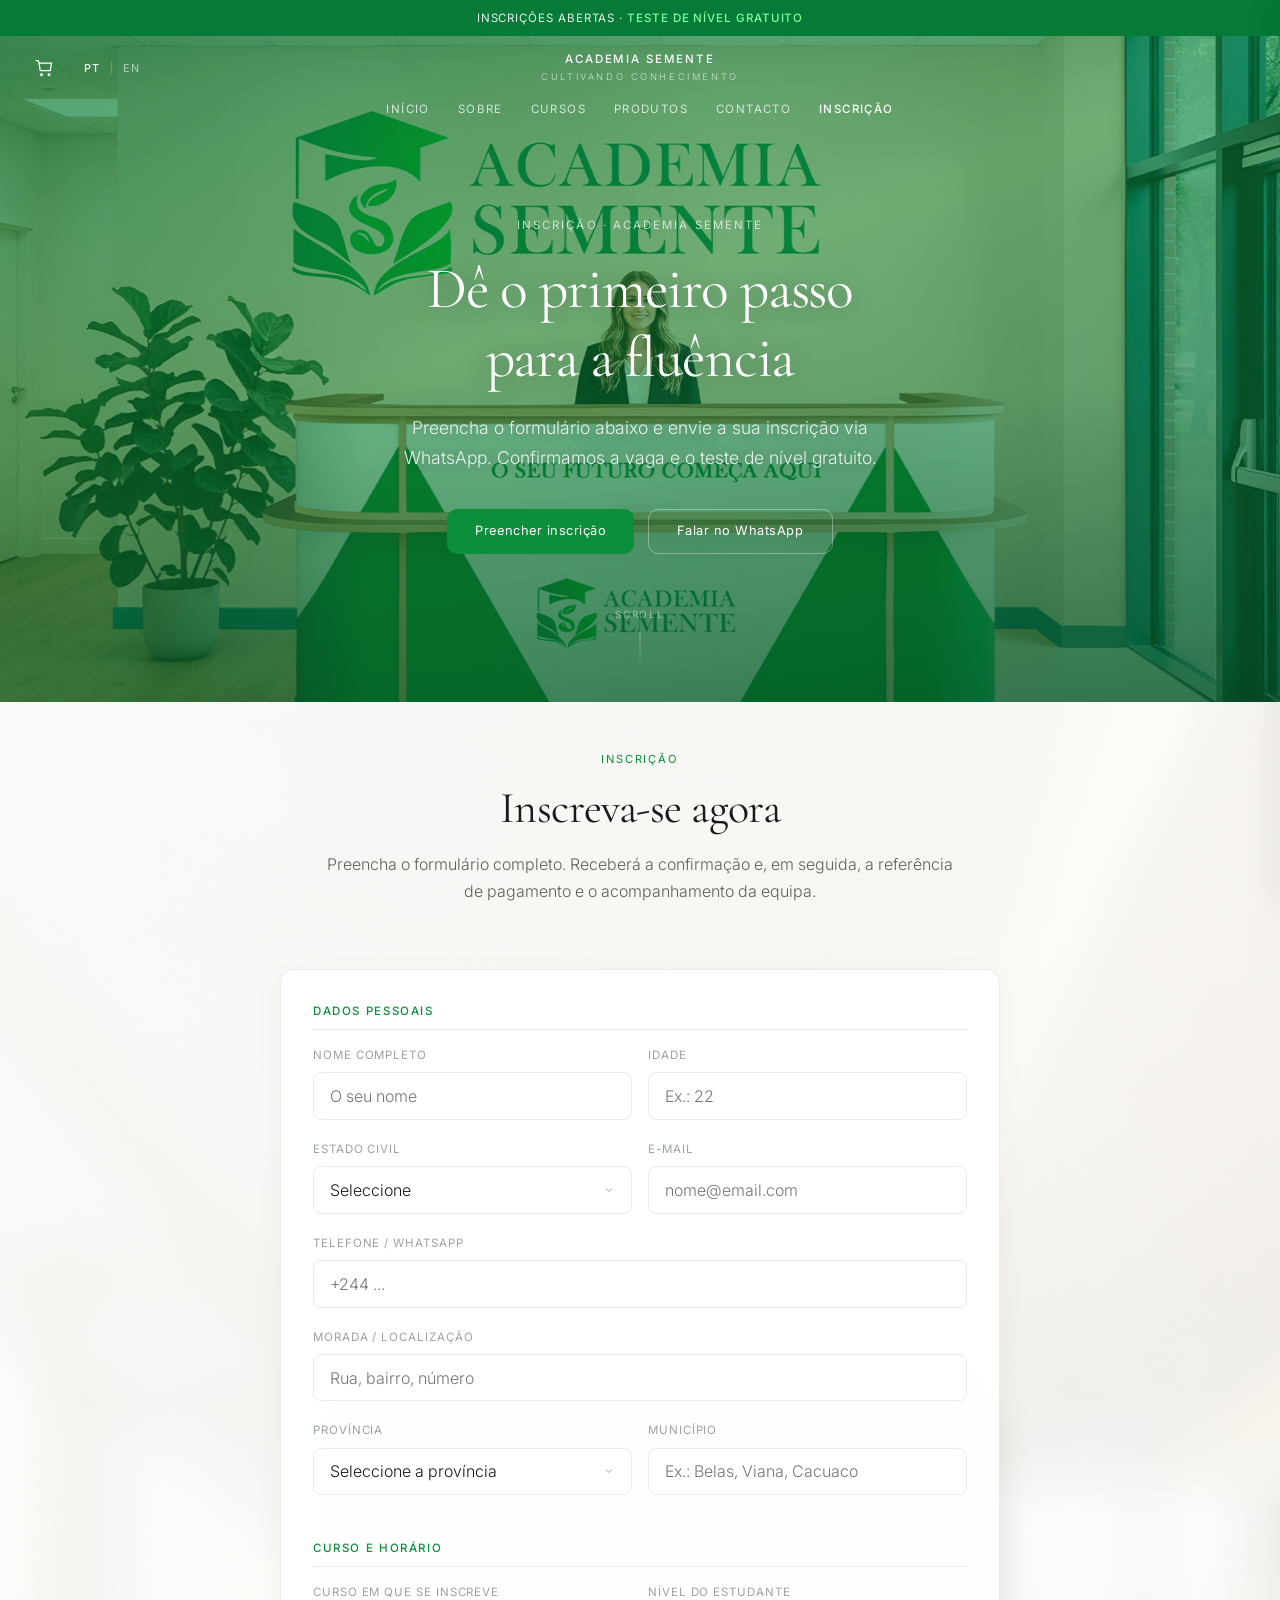
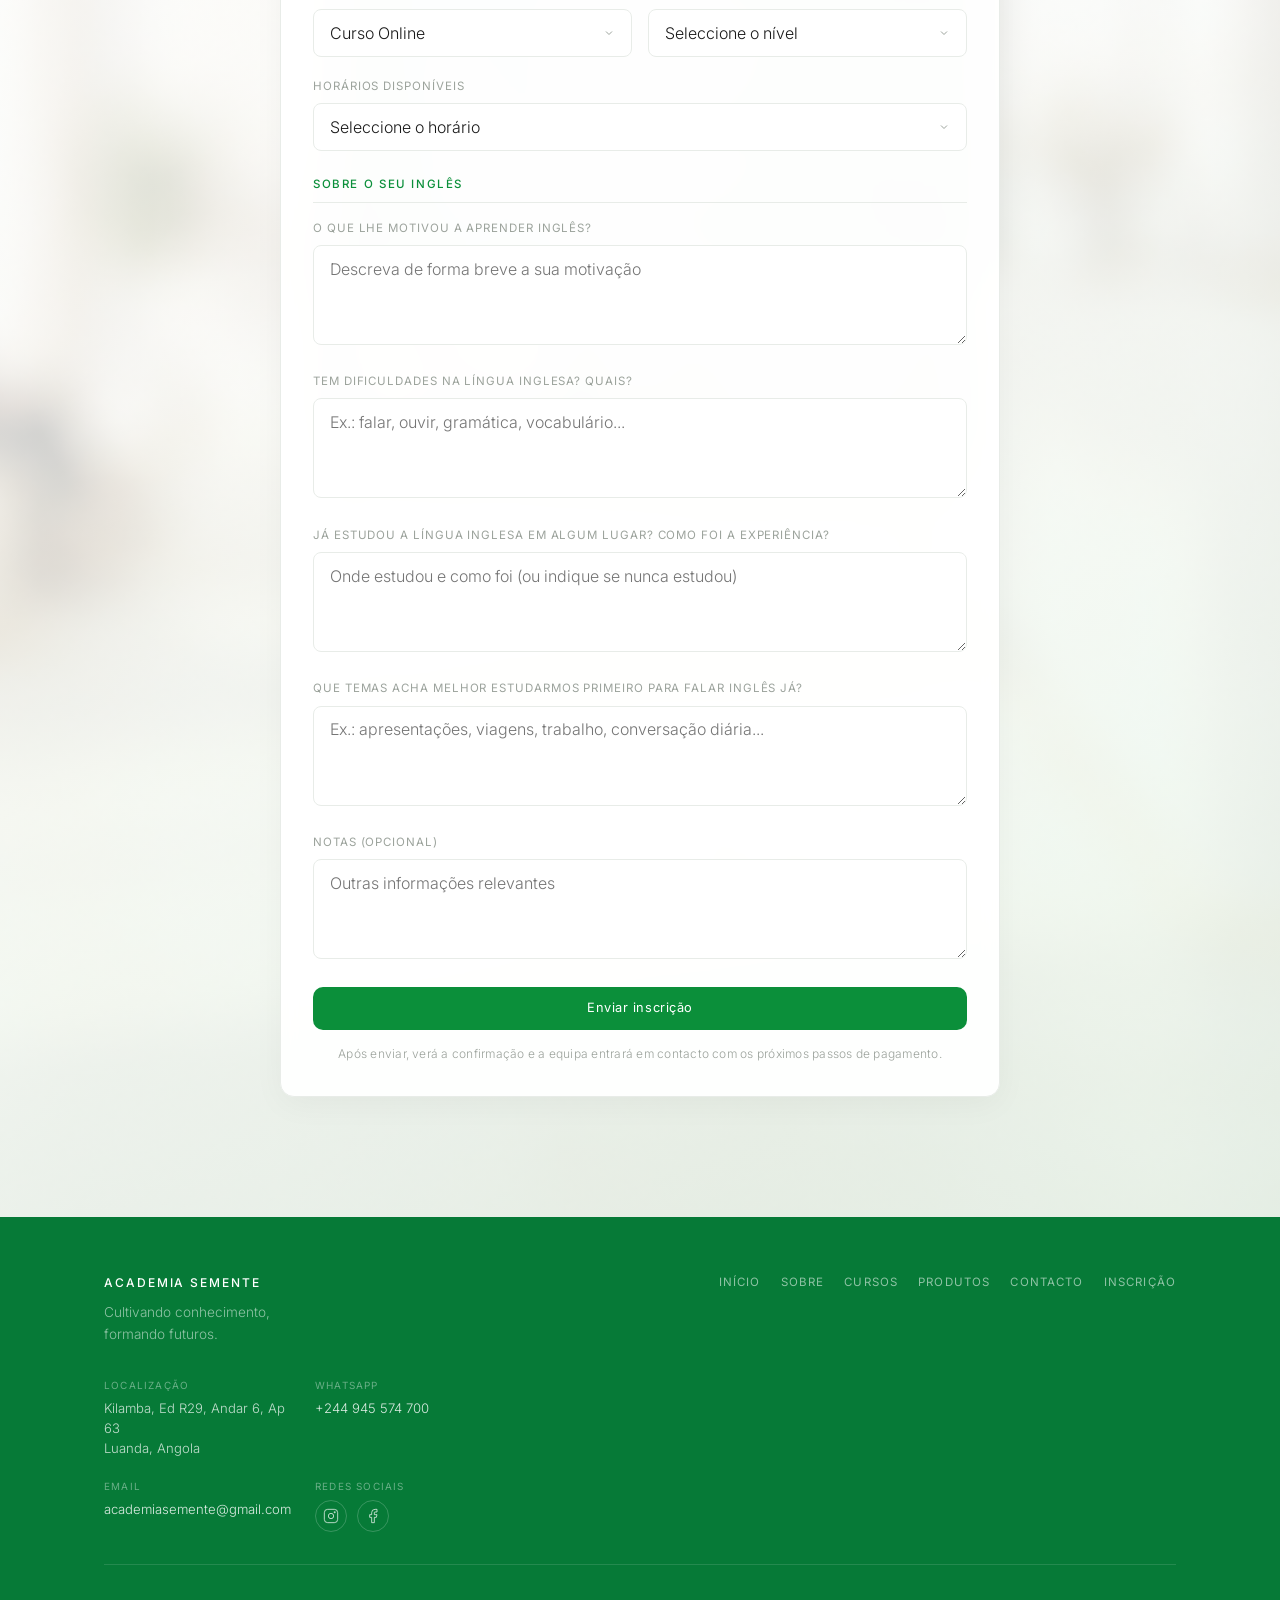
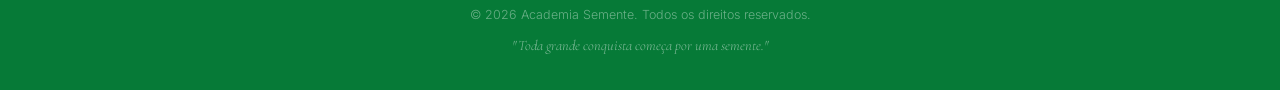
<file: academia-semente-website/inscricao.html>
<!DOCTYPE html>
<html lang="pt">
<head>
  <meta charset="UTF-8">
  <meta name="viewport" content="width=device-width, initial-scale=1.0">
  <meta name="description" content="Inscrição Academia Semente — cursos de inglês em Angola. Online, presencial e domiciliar.">
  <title>Inscrição | Academia Semente</title>
  <link rel="preconnect" href="https://fonts.googleapis.com">
  <link rel="preconnect" href="https://fonts.gstatic.com" crossorigin>
  <link href="https://fonts.googleapis.com/css2?family=Cormorant+Garamond:ital,wght@0,300;0,400;0,500;0,600;1,400&family=Inter:wght@300;400;500;600&display=swap" rel="stylesheet">
  <link rel="stylesheet" href="css/styles.css">
  <link rel="icon" href="data:image/svg+xml,<svg xmlns='http://www.w3.org/2000/svg' viewBox='0 0 100 100'><text y='.9em' font-size='90'>🌱</text></svg>">
</head>
<body class="page-enroll">
  <div class="announce-bar" id="announceBar">
    <a href="index.html#cursos" class="announce-link">
      <span data-i18n="announce">Inscrições abertas</span> · <span class="announce-accent" data-i18n="announceAccent">Teste de nível gratuito</span>
    </a>
  </div>

  <header class="site-header" id="siteHeader">
    <div class="header-inner">
      <button class="hamburger" id="hamburger" aria-label="Menu" aria-expanded="false">
        <span class="ham-line"></span>
        <span class="ham-line"></span>
        <span class="ham-line"></span>
      </button>
      <a href="index.html" class="brand">
        <span class="brand-name">ACADEMIA SEMENTE</span>
        <span class="brand-tagline" data-i18n="tagline">Cultivando conhecimento</span>
      </a>
      <div class="header-actions">
        <button class="cart-btn" id="cartBtn" aria-label="Carrinho">
          <svg width="20" height="20" viewBox="0 0 24 24" fill="none" stroke="currentColor" stroke-width="1.5">
            <path d="M6 6h15l-1.5 9h-12z"/>
            <circle cx="9" cy="20" r="1"/>
            <circle cx="18" cy="20" r="1"/>
            <path d="M6 6L5 3H2"/>
          </svg>
          <span class="cart-count" id="cartCount">0</span>
        </button>
        <div class="lang-toggle">
          <button class="lang-btn active" data-lang="pt" aria-label="Português">PT</button>
          <span class="lang-divider">|</span>
          <button class="lang-btn" data-lang="en" aria-label="English">EN</button>
        </div>
      </div>
    </div>
    <nav class="desktop-nav" id="desktopNav">
      <a href="index.html" data-i18n="navHome">Início</a>
      <a href="index.html#sobre" data-i18n="navAbout">Sobre</a>
      <a href="index.html#cursos" data-i18n="navCourses">Cursos</a>
      <a href="index.html#produtos" data-i18n="navProducts">Produtos</a>
      <a href="index.html#contacto" data-i18n="navContact">Contacto</a>
      <a href="inscricao.html" class="nav-active" data-i18n="navEnroll">Inscrição</a>
    </nav>
  </header>

  <div class="drawer-overlay" id="drawerOverlay"></div>
  <aside class="mobile-drawer" id="mobileDrawer" aria-hidden="true">
    <div class="drawer-header">
      <span class="drawer-brand">ACADEMIA SEMENTE</span>
      <button class="drawer-close" id="drawerClose" aria-label="Fechar">
        <svg width="20" height="20" viewBox="0 0 24 24" fill="none" stroke="currentColor" stroke-width="1.5">
          <path d="M18 6L6 18M6 6l12 12"/>
        </svg>
      </button>
    </div>
    <nav class="drawer-nav">
      <a href="index.html" data-i18n="navHome">Início</a>
      <a href="index.html#sobre" data-i18n="navAbout">Sobre</a>
      <a href="index.html#cursos" data-i18n="navCourses">Cursos</a>
      <a href="index.html#produtos" data-i18n="navProducts">Produtos</a>
      <a href="index.html#contacto" data-i18n="navContact">Contacto</a>
      <a href="inscricao.html" data-i18n="navEnroll">Inscrição</a>
    </nav>
    <div class="drawer-footer">
      <a href="https://wa.me/244945574700" target="_blank" rel="noopener" class="drawer-whatsapp">
        <svg width="16" height="16" viewBox="0 0 24 24" fill="currentColor"><path d="M17.472 14.382c-.297-.149-1.758-.867-2.03-.967-.273-.099-.471-.148-.67.15-.197.297-.767.966-.94 1.164-.173.199-.347.223-.644.075-.297-.15-1.255-.463-2.39-1.475-.883-.788-1.48-1.761-1.653-2.059-.173-.297-.018-.458.13-.606.134-.133.298-.347.446-.52.149-.174.198-.298.298-.497.099-.198.05-.371-.025-.52-.075-.149-.669-1.612-.916-2.207-.242-.579-.487-.5-.669-.51-.173-.008-.371-.01-.57-.01-.198 0-.52.074-.792.372-.272.297-1.04 1.016-1.04 2.479 0 1.462 1.065 2.875 1.213 3.074.149.198 2.096 3.2 5.077 4.487.709.306 1.262.489 1.694.625.712.227 1.36.195 1.871.118.571-.085 1.758-.719 2.006-1.413.248-.694.248-1.289.173-1.413-.074-.124-.272-.198-.57-.347z"/><path d="M12 0C5.373 0 0 5.373 0 12c0 2.625.846 5.059 2.284 7.034L.789 23.512a.5.5 0 00.605.654l4.69-1.494A11.94 11.94 0 0012 24c6.627 0 12-5.373 12-12S18.627 0 12 0zm0 22c-2.39 0-4.605-.75-6.44-2.03l-.46-.3-3.04.97.96-3.15-.32-.48A9.96 9.96 0 012 12C2 6.477 6.477 2 12 2s10 4.477 10 10-4.477 10-10 10z"/></svg>
        WhatsApp
      </a>
    </div>
  </aside>

  <main>
    <!-- ========== HERO ========== -->
    <section class="hero hero--enroll" id="inicio">
      <div class="hero-bg"></div>
      <div class="hero-overlay"></div>
      <div class="hero-inner">
        <div class="hero-content">
          <p class="hero-eyebrow" data-i18n="enrollHeroEyebrow">Inscrição · Academia Semente</p>
          <h1 class="hero-title" data-i18n="enrollHeroTitle">Dê o primeiro passo<br>para a fluência</h1>
          <p class="hero-subtitle" data-i18n="enrollHeroSubtitle">Preencha o formulário abaixo e envie a sua inscrição via WhatsApp. Confirmamos a vaga e o teste de nível gratuito.</p>
          <div class="hero-cta">
            <a href="#formulario" class="btn btn-primary" data-i18n="enrollHeroCta">Preencher inscrição</a>
            <a href="https://wa.me/244945574700?text=Olá! Gostaria de me inscrever na Academia Semente." target="_blank" rel="noopener" class="btn btn-ghost" data-i18n="heroCta2">Falar no WhatsApp</a>
          </div>
        </div>
      </div>
      <div class="hero-scroll">
        <span data-i18n="scroll">Scroll</span>
        <div class="scroll-line"></div>
      </div>
    </section>

    <section class="section inscricao page-inscricao" id="formulario">
      <div class="inscricao-bg" aria-hidden="true"></div>
      <div class="container">
        <div class="section-header">
          <p class="section-eyebrow" data-i18n="enrollEyebrow">Inscrição</p>
          <h2 class="section-title" data-i18n="enrollTitle">Inscreva-se agora</h2>
          <p class="section-desc" data-i18n="enrollDesc">Preencha o formulário completo. Receberá a confirmação e, em seguida, a referência de pagamento e o acompanhamento da equipa.</p>
        </div>

        <div class="enroll-grid">
          <form class="enroll-form enroll-form--wide" id="enrollForm">
            <p class="form-section-title" data-i18n="formSectionPersonal">Dados pessoais</p>

            <div class="form-row">
              <div class="form-group">
                <label for="name" data-i18n="formName">Nome completo *</label>
                <input type="text" id="name" name="name" required placeholder="O seu nome" data-i18n-placeholder="formNamePh" autocomplete="name">
              </div>
              <div class="form-group">
                <label for="age" data-i18n="formAge">Idade *</label>
                <input type="number" id="age" name="age" required min="5" max="99" placeholder="Ex.: 22" data-i18n-placeholder="formAgePh">
              </div>
            </div>

            <div class="form-row">
              <div class="form-group">
                <label for="marital" data-i18n="formMarital">Estado civil *</label>
                <select id="marital" name="marital" required>
                  <option value="" disabled selected data-i18n="formMaritalPh">Seleccione</option>
                  <option value="Solteiro/a" data-i18n="optSingle">Solteiro/a</option>
                  <option value="Casado/a" data-i18n="optMarried">Casado/a</option>
                  <option value="União de facto" data-i18n="optUnion">União de facto</option>
                  <option value="Divorciado/a" data-i18n="optDivorced">Divorciado/a</option>
                  <option value="Viúvo/a" data-i18n="optWidowed">Viúvo/a</option>
                  <option value="Prefiro não dizer" data-i18n="optPreferNot">Prefiro não dizer</option>
                </select>
              </div>
              <div class="form-group">
                <label for="email" data-i18n="formEmail">E-mail *</label>
                <input type="email" id="email" name="email" required placeholder="nome@email.com" data-i18n-placeholder="formEmailPh" autocomplete="email">
              </div>
            </div>

            <div class="form-group">
              <label for="phone" data-i18n="formPhone">Telefone / WhatsApp *</label>
              <input type="tel" id="phone" name="phone" required placeholder="+244 ..." data-i18n-placeholder="formPhonePh" autocomplete="tel">
            </div>

            <div class="form-group">
              <label for="address" data-i18n="formAddress">Morada / Localização *</label>
              <input type="text" id="address" name="address" required placeholder="Rua, bairro, número" data-i18n-placeholder="formAddressPh" autocomplete="street-address">
            </div>

            <div class="form-row">
              <div class="form-group">
                <label for="province" data-i18n="formProvince">Província *</label>
                <select id="province" name="province" required>
                  <option value="" disabled selected data-i18n="formProvincePh">Seleccione a província</option>
                  <option value="Bengo">Bengo</option>
                  <option value="Benguela">Benguela</option>
                  <option value="Bié">Bié</option>
                  <option value="Cabinda">Cabinda</option>
                  <option value="Cuando Cubango">Cuando Cubango</option>
                  <option value="Cuanza Norte">Cuanza Norte</option>
                  <option value="Cuanza Sul">Cuanza Sul</option>
                  <option value="Cunene">Cunene</option>
                  <option value="Huambo">Huambo</option>
                  <option value="Huíla">Huíla</option>
                  <option value="Luanda">Luanda</option>
                  <option value="Lunda Norte">Lunda Norte</option>
                  <option value="Lunda Sul">Lunda Sul</option>
                  <option value="Malanje">Malanje</option>
                  <option value="Moxico">Moxico</option>
                  <option value="Namibe">Namibe</option>
                  <option value="Uíge">Uíge</option>
                  <option value="Zaire">Zaire</option>
                </select>
              </div>
              <div class="form-group">
                <label for="municipality" data-i18n="formMunicipality">Município *</label>
                <input type="text" id="municipality" name="municipality" required placeholder="Ex.: Belas, Viana, Cacuaco" data-i18n-placeholder="formMunicipalityPh" autocomplete="address-level2">
              </div>
            </div>

            <p class="form-section-title" data-i18n="formSectionCourse">Curso e horário</p>

            <div class="form-row">
              <div class="form-group">
                <label for="interest" data-i18n="formCourse">Curso em que se inscreve *</label>
                <select id="interest" name="interest" required>
                  <option value="Online" data-i18n="optOnline">Curso Online</option>
                  <option value="Presencial" data-i18n="optPresencial">Curso Presencial</option>
                  <option value="Domiciliar" data-i18n="optDomiciliar">Curso Domiciliar</option>
                  <option value="Teste de nível" data-i18n="optLevelTest">Teste de nível gratuito</option>
                </select>
              </div>
              <div class="form-group">
                <label for="level" data-i18n="formLevel">Nível do estudante *</label>
                <select id="level" name="level" required>
                  <option value="" disabled selected data-i18n="formLevelPh">Seleccione o nível</option>
                  <option value="Iniciante" data-i18n="optBeginner">Iniciante</option>
                  <option value="Elementar" data-i18n="optElementary">Elementar</option>
                  <option value="Pré-intermédio" data-i18n="optPreInt">Pré-intermédio</option>
                  <option value="Intermédio" data-i18n="optIntermediate">Intermédio</option>
                  <option value="Avançado" data-i18n="optAdvanced">Avançado</option>
                  <option value="Não sei / quero teste de nível" data-i18n="optLevelUnknown">Não sei / quero teste de nível</option>
                </select>
              </div>
            </div>

            <div class="form-group">
              <label for="schedule" data-i18n="formSchedule">Horários disponíveis *</label>
              <select id="schedule" name="schedule" required>
                <option value="" disabled selected data-i18n="formSchedulePh">Seleccione o horário</option>
                <option value="08h - 10h (Manhã)" data-i18n="optMorning">08h - 10h · Manhã</option>
                <option value="14h - 16h (Tarde)" data-i18n="optAfternoon">14h - 16h · Tarde</option>
                <option value="Flexível / a combinar" data-i18n="optFlexible">Flexível / a combinar</option>
              </select>
            </div>

            <p class="form-section-title" data-i18n="formSectionEnglish">Sobre o seu inglês</p>

            <div class="form-group">
              <label for="motivation" data-i18n="formMotivation">O que lhe motivou a aprender inglês? *</label>
              <textarea id="motivation" name="motivation" rows="3" required placeholder="Descreva de forma breve a sua motivação" data-i18n-placeholder="formMotivationPh"></textarea>
            </div>

            <div class="form-group">
              <label for="difficulties" data-i18n="formDifficulties">Tem dificuldades na língua inglesa? Quais? *</label>
              <textarea id="difficulties" name="difficulties" rows="3" required placeholder="Ex.: falar, ouvir, gramática, vocabulário..." data-i18n-placeholder="formDifficultiesPh"></textarea>
            </div>

            <div class="form-group">
              <label for="experience" data-i18n="formExperience">Já estudou a língua inglesa em algum lugar? Como foi a experiência? *</label>
              <textarea id="experience" name="experience" rows="3" required placeholder="Onde estudou e como foi a experiência (ou indique se nunca estudou)" data-i18n-placeholder="formExperiencePh"></textarea>
            </div>

            <div class="form-group">
              <label for="topics" data-i18n="formTopics">Na sua opinião, que temas acha melhor estudarmos primeiro para falar inglês já? *</label>
              <textarea id="topics" name="topics" rows="3" required placeholder="Ex.: apresentações, viagens, trabalho, conversação diária..." data-i18n-placeholder="formTopicsPh"></textarea>
            </div>

            <div class="form-group">
              <label for="message" data-i18n="formNotes">Notas (opcional)</label>
              <textarea id="message" name="message" rows="2" placeholder="Outras informações relevantes" data-i18n-placeholder="formNotesPh"></textarea>
            </div>

            <button type="submit" class="btn btn-primary btn-full" data-i18n="formEnrollSubmit">Enviar inscrição</button>
            <p class="form-hint" data-i18n="formHint">Após enviar, verá a confirmação e a equipa entrará em contacto com os próximos passos de pagamento.</p>
          </form>

          <!-- Post-enrolment confirmation -->
          <div class="enroll-success" id="enrollSuccess" hidden>
            <div class="enroll-success-icon" aria-hidden="true">
              <svg width="40" height="40" viewBox="0 0 24 24" fill="none" stroke="currentColor" stroke-width="1.5">
                <circle cx="12" cy="12" r="10"/>
                <path d="M8 12.5l2.5 2.5L16 9"/>
              </svg>
            </div>
            <p class="enroll-success-eyebrow" data-i18n="successEyebrow">Inscrição recebida</p>
            <h2 class="enroll-success-title"><span data-i18n="successTitle">Obrigado,</span> <span id="successName"></span></h2>
            <p class="enroll-success-text" data-i18n="successText">A sua inscrição foi registada com sucesso. Em breve enviaremos a <strong>referência de pagamento</strong> e o recibo por WhatsApp ou e-mail.</p>

            <ol class="enroll-success-steps">
              <li data-i18n="successStep1">Confirmamos os seus dados e a modalidade do curso</li>
              <li data-i18n="successStep2">Enviamos a referência Multicaixa / instruções de pagamento</li>
              <li data-i18n="successStep3">Após o pagamento, confirmamos a vaga e o teste de nível</li>
            </ol>

            <div class="enroll-success-actions">
              <a href="https://wa.me/244945574700" target="_blank" rel="noopener" class="btn btn-primary" data-i18n="successWhatsApp">Falar no WhatsApp</a>
              <a href="index.html" class="btn btn-outline" data-i18n="successHome">Voltar ao início</a>
            </div>
            <p class="form-hint" data-i18n="successHint">Guarde o seu contacto activo — a equipa Academia Semente responderá em breve.</p>
          </div>
        </div>
      </div>
    </section>
  </main>

  <footer class="site-footer">
    <div class="container">
      <div class="footer-top">
        <div class="footer-brand">
          <span class="footer-name">ACADEMIA SEMENTE</span>
          <p data-i18n="footerTag">Cultivando conhecimento, formando futuros.</p>
        </div>
        <div class="footer-links">
          <a href="index.html" data-i18n="navHome">Início</a>
          <a href="index.html#sobre" data-i18n="navAbout">Sobre</a>
          <a href="index.html#cursos" data-i18n="navCourses">Cursos</a>
          <a href="index.html#produtos" data-i18n="navProducts">Produtos</a>
          <a href="index.html#contacto" data-i18n="navContact">Contacto</a>
          <a href="inscricao.html" data-i18n="navEnroll">Inscrição</a>
        </div>
        <div class="footer-contact">
          <div class="footer-contact-item">
            <span class="footer-contact-label" data-i18n="locationLabel">Localização</span>
            <p>Kilamba, Ed R29, Andar 6, Ap 63<br>Luanda, Angola</p>
          </div>
          <div class="footer-contact-item">
            <span class="footer-contact-label" data-i18n="phoneLabel">WhatsApp</span>
            <p><a href="https://wa.me/244945574700">+244 945 574 700</a></p>
          </div>
          <div class="footer-contact-item">
            <span class="footer-contact-label" data-i18n="emailLabel">Email</span>
            <p><a href="mailto:academiasemente@gmail.com">academiasemente@gmail.com</a></p>
          </div>
          <div class="footer-contact-item">
            <span class="footer-contact-label" data-i18n="socialLabel">Redes sociais</span>
            <div class="footer-social">
              <a href="https://www.instagram.com/academiasemente" target="_blank" rel="noopener" aria-label="Instagram">
                <svg width="16" height="16" viewBox="0 0 24 24" fill="none" stroke="currentColor" stroke-width="1.5"><rect x="2" y="2" width="20" height="20" rx="5"/><circle cx="12" cy="12" r="4"/><circle cx="17.5" cy="6.5" r="1.5" fill="currentColor" stroke="none"/></svg>
              </a>
              <a href="https://www.facebook.com/profile.php?id=61584786747541" target="_blank" rel="noopener" aria-label="Facebook">
                <svg width="16" height="16" viewBox="0 0 24 24" fill="none" stroke="currentColor" stroke-width="1.5"><path d="M18 2h-3a5 5 0 00-5 5v3H7v4h3v8h4v-8h3l1-4h-4V7a1 1 0 011-1h3z"/></svg>
              </a>
            </div>
          </div>
        </div>
      </div>
      <div class="footer-bottom">
        <p>© <span id="year"></span> Academia Semente. <span data-i18n="rights">Todos os direitos reservados.</span></p>
        <p class="footer-motto">"Toda grande conquista começa por uma semente."</p>
      </div>
    </div>
  </footer>

  <div class="cart-overlay" id="cartOverlay"></div>
  <aside class="cart-drawer" id="cartDrawer" aria-hidden="true">
    <div class="cart-header">
      <h3 data-i18n="cartTitle">Carrinho</h3>
      <button class="cart-close" id="cartClose" aria-label="Fechar">
        <svg width="20" height="20" viewBox="0 0 24 24" fill="none" stroke="currentColor" stroke-width="1.5">
          <path d="M18 6L6 18M6 6l12 12"/>
        </svg>
      </button>
    </div>
    <div class="cart-body" id="cartBody">
      <p class="cart-empty" data-i18n="cartEmpty">O seu carrinho está vazio.</p>
    </div>
    <div class="cart-footer" id="cartFooter" hidden>
      <div class="cart-total-row">
        <span data-i18n="cartTotal">Total</span>
        <strong id="cartTotal">0 Kz</strong>
      </div>
      <button type="button" class="btn btn-outline btn-full cart-clear" id="cartClear" data-i18n="cartClear">Limpar tudo</button>
      <button type="button" class="btn btn-primary btn-full" id="cartCheckout" data-i18n="cartCheckout">Finalizar compra</button>
    </div>
  </aside>

  <script src="js/main.js"></script>
</body>
</html>
</file>
<file: academia-semente-website/css/styles.css>
/* ============================================
   ACADEMIA SEMENTE — Luxury Education Website
   Thin lines · Generous space · Light type
   ============================================ */

:root {
  /* Brand palette */
  --green-primary: #0B8F3A;
  --green-secondary: #19B51A;
  --green-dark: #067A37;
  --green-soft: #e8f5ec;
  --black: #1A1A1A;
  --white: #FFFFFF;
  --off-white: #FAFBFA;
  --gray-100: #F5F7F5;
  --gray-200: #E8ECE8;
  --gray-400: #9CA39C;
  --gray-600: #5A635A;
  --gray-800: #2D332D;

  /* Surfaces */
  --surface: #FFFFFF;
  --surface-elevated: #FFFFFF;
  --text: #1A1A1A;
  --text-soft: #5A635A;
  --text-muted: #9CA39C;
  --accent: #0B8F3A;
  --accent-hover: #067A37;

  /* Layout */
  --header-height: 72px;
  --announce-height: 36px;
  --radius: 14px;
  --radius-btn: 10px;
  --max-width: 1120px;
  --section-pad: clamp(4.5rem, 10vw, 7.5rem);

  /* Transitions */
  --ease: cubic-bezier(0.25, 0.1, 0.25, 1);
  --trans: 0.3s var(--ease);
}

/* Reset & Base */
*, *::before, *::after {
  box-sizing: border-box;
  margin: 0;
  padding: 0;
}

html {
  scroll-behavior: smooth;
  font-size: 16px;
  -webkit-font-smoothing: antialiased;
  -moz-osx-font-smoothing: grayscale;
}

body {
  font-family: 'Inter', system-ui, -apple-system, sans-serif;
  font-weight: 400;
  font-size: 1rem;
  line-height: 1.65;
  color: var(--text);
  background: var(--off-white);
  overflow-x: hidden;
}

body.drawer-open {
  overflow: hidden;
}

img { max-width: 100%; display: block; }
a { color: inherit; text-decoration: none; }
ul { list-style: none; }
button, input, select, textarea {
  font-family: inherit;
  font-size: inherit;
  border: none;
  background: none;
  outline: none;
}

/* Typography */
h1, h2, h3, h4 {
  font-family: 'Cormorant Garamond', Georgia, serif;
  font-weight: 400;
  line-height: 1.2;
  letter-spacing: -0.01em;
}

.container {
  width: 100%;
  max-width: var(--max-width);
  margin: 0 auto;
  padding: 0 1.5rem;
}

/* ========== ANNOUNCEMENT BAR ========== */
.announce-bar {
  position: fixed;
  top: 0;
  left: 0;
  right: 0;
  height: var(--announce-height);
  background: var(--green-dark);
  color: var(--white);
  z-index: 1001;
  display: flex;
  align-items: center;
  justify-content: center;
  transition: transform 0.35s var(--ease);
}

.announce-bar.hidden {
  transform: translateY(-100%);
}

.announce-link {
  font-size: 0.72rem;
  font-weight: 400;
  letter-spacing: 0.08em;
  text-transform: uppercase;
  color: rgba(255,255,255,0.9);
  transition: color var(--trans);
}

.announce-link:hover {
  color: var(--white);
}

.announce-accent {
  color: #7dffa0;
  font-weight: 500;
}

/* ========== HEADER ========== */
.site-header {
  position: fixed;
  top: var(--announce-height);
  left: 0;
  right: 0;
  z-index: 1000;
  transition: top 0.35s var(--ease), background 0.3s var(--ease), border-color 0.3s var(--ease), box-shadow 0.3s var(--ease);
}

.site-header.scrolled {
  /* Stay below announce bar; JS sets top:0 only when announce is hidden */
  top: var(--announce-height);
  background: rgba(255, 255, 255, 0.95);
  backdrop-filter: blur(14px);
  -webkit-backdrop-filter: blur(14px);
  border-bottom: 1px solid var(--gray-200);
  box-shadow: 0 1px 16px rgba(0,0,0,0.05);
}

.site-header.scrolled .brand-name {
  color: var(--text);
}

.site-header.scrolled .brand-tagline {
  color: var(--gray-600);
}

.site-header.scrolled .desktop-nav a {
  color: var(--gray-600);
}

.site-header.scrolled .desktop-nav a:hover {
  color: var(--accent);
}

.site-header.scrolled .lang-btn {
  color: var(--gray-600);
}

.site-header.scrolled .lang-btn.active {
  color: var(--accent);
}

.site-header.scrolled .lang-divider {
  color: var(--gray-400);
}

.site-header.scrolled .ham-line {
  background: var(--text);
}

.site-header.scrolled .cart-btn {
  color: var(--text);
}

.site-header.scrolled .cart-count {
  background: var(--accent);
  color: var(--white);
}

.header-inner {
  display: flex;
  align-items: center;
  justify-content: space-between;
  height: var(--header-height);
  padding: 0 1.5rem;
  max-width: 1400px;
  margin: 0 auto;
  position: relative;
}

/* Brand — centered */
.brand {
  position: absolute;
  left: 50%;
  transform: translateX(-50%);
  display: flex;
  flex-direction: column;
  align-items: center;
  text-align: center;
  transition: color var(--trans);
}

.brand-name {
  font-family: 'Inter', sans-serif;
  font-size: 0.72rem;
  font-weight: 500;
  letter-spacing: 0.16em;
  text-transform: uppercase;
  color: var(--white);
  line-height: 1.3;
}

.brand-tagline {
  font-family: 'Inter', sans-serif;
  font-size: 0.58rem;
  font-weight: 300;
  letter-spacing: 0.28em;
  text-transform: uppercase;
  color: rgba(255,255,255,0.7);
  margin-top: 2px;
}

/* Hamburger */
.hamburger {
  display: flex;
  flex-direction: column;
  justify-content: center;
  gap: 5px;
  width: 28px;
  height: 28px;
  cursor: pointer;
  z-index: 10;
  padding: 0;
}

.ham-line {
  display: block;
  width: 20px;
  height: 1.5px;
  background: var(--white);
  transition: transform 0.3s var(--ease), opacity 0.3s var(--ease), background 0.3s var(--ease);
  transform-origin: center;
}

.hamburger.active .ham-line:nth-child(1) {
  transform: translateY(6.5px) rotate(45deg);
}

.hamburger.active .ham-line:nth-child(2) {
  opacity: 0;
  transform: scaleX(0);
}

.hamburger.active .ham-line:nth-child(3) {
  transform: translateY(-6.5px) rotate(-45deg);
}

/* Header actions (cart + lang) */
.header-actions {
  display: flex;
  align-items: center;
  gap: 1rem;
  z-index: 10;
}

.cart-btn {
  position: relative;
  width: 40px;
  height: 40px;
  display: flex;
  align-items: center;
  justify-content: center;
  color: var(--white);
  cursor: pointer;
  transition: color var(--trans);
  touch-action: manipulation;
  -webkit-tap-highlight-color: transparent;
  background: transparent;
  border: none;
  padding: 0;
}

.cart-btn svg {
  pointer-events: none;
}

.cart-btn:hover {
  color: rgba(255,255,255,0.8);
}

.cart-count {
  position: absolute;
  top: 2px;
  right: 0;
  min-width: 16px;
  height: 16px;
  padding: 0 4px;
  border-radius: 8px;
  background: var(--green-secondary);
  color: var(--white);
  font-size: 0.6rem;
  font-weight: 500;
  display: flex;
  align-items: center;
  justify-content: center;
  line-height: 1;
  opacity: 0;
  transform: scale(0.6);
  transition: opacity 0.2s, transform 0.2s;
}

.cart-count.visible {
  opacity: 1;
  transform: scale(1);
}

/* Language toggle */
.lang-toggle {
  display: flex;
  align-items: center;
  gap: 6px;
}

.lang-btn {
  font-size: 0.68rem;
  font-weight: 400;
  letter-spacing: 0.1em;
  color: rgba(255,255,255,0.6);
  cursor: pointer;
  padding: 2px 4px;
  transition: color var(--trans);
}

.lang-btn.active {
  color: var(--white);
  font-weight: 500;
}

.lang-btn:hover {
  color: var(--white);
}

.lang-divider {
  font-size: 0.6rem;
  color: rgba(255,255,255,0.3);
}

/* Desktop Navigation */
.desktop-nav {
  display: none;
  justify-content: center;
  gap: 1.75rem;
  padding-bottom: 1rem;
  max-width: 1400px;
  margin: 0 auto;
}

.desktop-nav a {
  font-size: 0.72rem;
  font-weight: 400;
  letter-spacing: 0.12em;
  text-transform: uppercase;
  color: rgba(255,255,255,0.75);
  transition: color var(--trans);
  position: relative;
}

.desktop-nav a:hover {
  color: var(--white);
}

.site-header.scrolled .desktop-nav a {
  color: var(--gray-600);
}

.site-header.scrolled .desktop-nav a:hover {
  color: var(--accent);
}

@media (min-width: 900px) {
  .hamburger {
    display: none;
  }
  .desktop-nav {
    display: flex;
  }
  .header-inner {
    height: 64px;
  }
  .site-header {
    /* taller to accommodate nav below brand */
  }
}

/* ========== MOBILE DRAWER ========== */
.drawer-overlay {
  position: fixed;
  inset: 0;
  background: rgba(0,0,0,0.45);
  z-index: 1100;
  opacity: 0;
  visibility: hidden;
  transition: opacity 0.3s var(--ease), visibility 0.3s var(--ease);
}

.drawer-overlay.open {
  opacity: 1;
  visibility: visible;
}

.mobile-drawer {
  position: fixed;
  top: 0;
  left: 0;
  width: 85%;
  max-width: 320px;
  height: 100%;
  background: var(--surface);
  z-index: 1101;
  transform: translateX(-100%);
  transition: transform 0.35s var(--ease);
  display: flex;
  flex-direction: column;
  padding: 1.5rem;
  border-right: 1px solid var(--gray-200);
}

.mobile-drawer.open {
  transform: translateX(0);
}

.drawer-header {
  display: flex;
  justify-content: space-between;
  align-items: center;
  margin-bottom: 2.5rem;
  padding-bottom: 1rem;
  border-bottom: 1px solid var(--gray-200);
}

.drawer-brand {
  font-size: 0.7rem;
  font-weight: 500;
  letter-spacing: 0.14em;
  text-transform: uppercase;
  color: var(--text);
}

.drawer-close {
  width: 32px;
  height: 32px;
  display: flex;
  align-items: center;
  justify-content: center;
  color: var(--gray-600);
  cursor: pointer;
  transition: color var(--trans);
}

.drawer-close:hover {
  color: var(--text);
}

.drawer-nav {
  display: flex;
  flex-direction: column;
  gap: 0.25rem;
  flex: 1;
}

.drawer-nav a {
  font-size: 0.8rem;
  font-weight: 400;
  letter-spacing: 0.12em;
  text-transform: uppercase;
  color: var(--text);
  padding: 0.85rem 0;
  border-bottom: 1px solid var(--gray-100);
  transition: color var(--trans), padding-left var(--trans);
}

.drawer-nav a:hover {
  color: var(--accent);
  padding-left: 0.5rem;
}

.drawer-footer {
  padding-top: 1.5rem;
  border-top: 1px solid var(--gray-200);
}

.drawer-whatsapp {
  display: inline-flex;
  align-items: center;
  gap: 0.5rem;
  font-size: 0.75rem;
  font-weight: 400;
  letter-spacing: 0.06em;
  color: var(--accent);
  transition: color var(--trans);
}

.drawer-whatsapp:hover {
  color: var(--green-dark);
}

/* ========== BUTTONS ========== */
.btn {
  display: inline-flex;
  align-items: center;
  justify-content: center;
  padding: 0.85rem 1.75rem;
  font-size: 0.8rem;
  font-weight: 400;
  letter-spacing: 0.04em;
  border-radius: var(--radius-btn);
  cursor: pointer;
  transition: all 0.25s var(--ease);
  text-align: center;
  line-height: 1.3;
}

.btn-primary {
  background: var(--accent);
  color: var(--white);
}

.btn-primary:hover {
  background: var(--green-dark);
  transform: translateY(-1px);
}

.btn-outline {
  background: transparent;
  color: var(--accent);
  border: 1px solid var(--accent);
}

.btn-outline:hover {
  background: var(--accent);
  color: var(--white);
}

.btn-ghost {
  background: transparent;
  color: var(--white);
  border: 1px solid rgba(255,255,255,0.35);
}

.btn-ghost:hover {
  background: rgba(255,255,255,0.1);
  border-color: rgba(255,255,255,0.6);
}

.btn-sm {
  padding: 0.55rem 1.1rem;
  font-size: 0.72rem;
  background: var(--accent);
  color: var(--white);
  border-radius: 8px;
}

.btn-sm:hover {
  background: var(--green-dark);
}

.btn-full {
  width: 100%;
}

/* ========== HERO ========== */
.hero {
  position: relative;
  min-height: 100vh;
  display: flex;
  align-items: center;
  justify-content: center;
  padding: calc(var(--header-height) + var(--announce-height) + 1.5rem) 1.5rem 4rem;
  overflow: hidden;
}

.hero-bg {
  position: absolute;
  inset: 0;
  background-image: url('../assets/hero.jpg');
  background-size: cover;
  background-position: center center;
  background-repeat: no-repeat;
  z-index: 0;
}

/* Dark green tint so text stays readable on the photo */
.hero-overlay {
  position: absolute;
  inset: 0;
  z-index: 1;
  background:
    linear-gradient(160deg, rgba(6, 122, 55, 0.72) 0%, rgba(11, 143, 58, 0.55) 45%, rgba(6, 100, 45, 0.7) 100%),
    linear-gradient(to top, rgba(0, 0, 0, 0.35) 0%, transparent 45%);
}

.hero-inner {
  position: relative;
  z-index: 2;
  width: 100%;
  max-width: 720px;
  display: flex;
  flex-direction: column;
  align-items: center;
}

.hero-content {
  text-align: center;
}

.hero-eyebrow {
  font-size: 0.72rem;
  font-weight: 400;
  letter-spacing: 0.18em;
  text-transform: uppercase;
  color: rgba(255,255,255,0.7);
  margin-bottom: 1.25rem;
}

.hero-title {
  font-size: clamp(2.3rem, 7vw, 3.6rem);
  font-weight: 400;
  color: var(--white);
  margin-bottom: 1.25rem;
  letter-spacing: -0.02em;
  text-shadow: 0 2px 24px rgba(0,0,0,0.3);
}

.hero-subtitle {
  font-size: clamp(0.95rem, 2.2vw, 1.1rem);
  font-weight: 300;
  color: rgba(255,255,255,0.88);
  max-width: 520px;
  margin: 0 auto 2.25rem;
  line-height: 1.7;
  text-shadow: 0 1px 14px rgba(0,0,0,0.25);
}

.hero-cta {
  display: flex;
  flex-wrap: wrap;
  gap: 0.85rem;
  justify-content: center;
}

.hero-scroll {
  position: absolute;
  bottom: 2rem;
  left: 50%;
  transform: translateX(-50%);
  display: flex;
  flex-direction: column;
  align-items: center;
  gap: 0.5rem;
  z-index: 1;
}

.hero-scroll span {
  font-size: 0.62rem;
  letter-spacing: 0.2em;
  text-transform: uppercase;
  color: rgba(255,255,255,0.45);
}

.scroll-line {
  width: 1px;
  height: 40px;
  background: linear-gradient(to bottom, rgba(255,255,255,0.4), transparent);
  animation: scrollPulse 2s ease-in-out infinite;
}

@keyframes scrollPulse {
  0%, 100% { opacity: 0.4; transform: scaleY(1); }
  50% { opacity: 1; transform: scaleY(1.1); }
}

/* ========== SECTIONS ========== */
.section {
  padding: var(--section-pad) 0;
}

.section-header {
  text-align: center;
  margin-bottom: clamp(2.5rem, 5vw, 4rem);
  max-width: 640px;
  margin-left: auto;
  margin-right: auto;
}

.section-eyebrow {
  font-size: 0.7rem;
  font-weight: 400;
  letter-spacing: 0.16em;
  text-transform: uppercase;
  color: var(--accent);
  margin-bottom: 0.85rem;
}

.section-title {
  font-size: clamp(1.9rem, 4vw, 2.75rem);
  color: var(--text);
  margin-bottom: 1rem;
}

.section-desc {
  font-size: 1rem;
  font-weight: 300;
  color: var(--text-soft);
  line-height: 1.7;
}

/* ========== SOBRE ========== */
.sobre {
  position: relative;
  background: var(--white);
  overflow: hidden;
}

.sobre-bg {
  position: absolute;
  inset: 0;
  background-image: url('../assets/sobre-bg.jpg');
  background-size: cover;
  background-position: center center;
  background-repeat: no-repeat;
  z-index: 0;
}

.sobre > .container {
  position: relative;
  z-index: 1;
}

.sobre-grid {
  display: grid;
  gap: 3rem;
  margin-bottom: 3.5rem;
}

@media (min-width: 768px) {
  .sobre-grid {
    grid-template-columns: 1.2fr 1fr;
    gap: 4rem;
    align-items: start;
  }
}

.sobre-text p {
  font-weight: 300;
  color: var(--text-soft);
  margin-bottom: 1.25rem;
  font-size: 1.02rem;
}

.sobre-text p:last-child {
  margin-bottom: 0;
}

.sobre-stats {
  display: grid;
  grid-template-columns: 1fr 1fr;
  gap: 1rem;
}

.stat-card {
  border: 1px solid var(--gray-200);
  border-radius: var(--radius);
  padding: 1.5rem 1.25rem;
  text-align: center;
  transition: border-color var(--trans);
}

.stat-card:hover {
  border-color: var(--green-primary);
}

.stat-number {
  display: block;
  font-family: 'Cormorant Garamond', serif;
  font-size: 2rem;
  font-weight: 500;
  color: var(--accent);
  line-height: 1.2;
  margin-bottom: 0.35rem;
}

.stat-label {
  font-size: 0.72rem;
  font-weight: 400;
  letter-spacing: 0.06em;
  text-transform: uppercase;
  color: var(--text-muted);
}

.mission-vision {
  display: grid;
  gap: 1.25rem;
}

@media (min-width: 640px) {
  .mission-vision {
    grid-template-columns: 1fr 1fr;
  }
}

.mv-card {
  border: 1px solid var(--gray-200);
  border-radius: var(--radius);
  padding: 1.75rem;
  background: rgba(255, 255, 255, 0.92);
  backdrop-filter: blur(6px);
  -webkit-backdrop-filter: blur(6px);
}

.mv-icon {
  width: 64px;
  height: 64px;
  margin-bottom: 1rem;
  border-radius: 12px;
  overflow: hidden;
  background: #f7f9f6;
}

.mv-icon img {
  width: 100%;
  height: 100%;
  object-fit: cover;
  object-position: center;
  display: block;
}

.mv-card h3 {
  font-size: 1.15rem;
  font-weight: 500;
  color: var(--accent);
  margin-bottom: 0.65rem;
  letter-spacing: 0.02em;
}

.mv-card p {
  font-weight: 300;
  font-size: 0.95rem;
  color: var(--text-soft);
}

/* ========== CURSOS / PRICING ========== */
.cursos {
  background: var(--gray-100);
}

.pricing-grid {
  display: grid;
  gap: 1.5rem;
  margin-bottom: 3.5rem;
}

@media (min-width: 768px) {
  .pricing-grid {
    grid-template-columns: repeat(3, 1fr);
    gap: 1.25rem;
  }
}

.price-card {
  background: var(--white);
  border: 1px solid var(--gray-200);
  border-radius: var(--radius);
  padding: 2rem 1.75rem;
  display: flex;
  flex-direction: column;
  position: relative;
  transition: border-color var(--trans), box-shadow var(--trans);
}

.price-card:hover {
  border-color: var(--green-primary);
  box-shadow: 0 8px 30px rgba(11, 143, 58, 0.06);
}

.price-card.featured {
  border-color: var(--green-primary);
  box-shadow: 0 12px 40px rgba(11, 143, 58, 0.1);
}

.price-badge {
  position: absolute;
  top: -11px;
  left: 50%;
  transform: translateX(-50%);
  background: var(--accent);
  color: var(--white);
  font-size: 0.65rem;
  font-weight: 500;
  letter-spacing: 0.08em;
  text-transform: uppercase;
  padding: 0.3rem 0.9rem;
  border-radius: 20px;
}

.price-icon {
  width: 72px;
  height: 72px;
  margin-bottom: 1.1rem;
  border-radius: 12px;
  overflow: hidden;
  background: #f7f9f6;
}

.price-icon img {
  width: 100%;
  height: 100%;
  object-fit: cover;
  object-position: center;
  display: block;
}

.price-header {
  margin-bottom: 1.25rem;
}

.price-header h3 {
  font-size: 1.5rem;
  font-weight: 500;
  color: var(--text);
  margin-bottom: 0.25rem;
}

.price-tag {
  font-size: 0.7rem;
  font-weight: 400;
  letter-spacing: 0.1em;
  text-transform: uppercase;
  color: var(--text-muted);
}

.price-amount {
  display: flex;
  align-items: baseline;
  gap: 0.25rem;
  margin-bottom: 1.5rem;
  padding-bottom: 1.5rem;
  border-bottom: 1px solid var(--gray-200);
}

.price-amount .currency {
  font-size: 0.85rem;
  font-weight: 400;
  color: var(--text-muted);
}

.price-amount .value {
  font-family: 'Cormorant Garamond', serif;
  font-size: 2.4rem;
  font-weight: 500;
  color: var(--text);
  line-height: 1;
}

.price-amount .period {
  font-size: 0.85rem;
  font-weight: 300;
  color: var(--text-muted);
}

.price-features {
  flex: 1;
  margin-bottom: 1.75rem;
}

.price-features li {
  font-size: 0.9rem;
  font-weight: 300;
  color: var(--text-soft);
  padding: 0.45rem 0;
  padding-left: 1.25rem;
  position: relative;
}

.price-features li::before {
  content: '';
  position: absolute;
  left: 0;
  top: 50%;
  transform: translateY(-50%);
  width: 6px;
  height: 6px;
  border-radius: 50%;
  background: var(--green-secondary);
  opacity: 0.7;
}

.price-card .btn {
  margin-top: auto;
}

/* Horários */
.horarios {
  position: relative;
  text-align: center;
  padding: 2.75rem 1.5rem;
  border: 1px solid var(--gray-200);
  border-radius: var(--radius);
  overflow: hidden;
  isolation: isolate;
  background: var(--white);
}

.horarios::before {
  content: '';
  position: absolute;
  inset: 0;
  z-index: 0;
  background-image: url('../assets/horarios-bg.jpg');
  background-size: cover;
  background-position: center center;
  background-repeat: no-repeat;
}

.horarios::after {
  content: '';
  position: absolute;
  inset: 0;
  z-index: 1;
  background: linear-gradient(
    160deg,
    rgba(255, 255, 255, 0.88) 0%,
    rgba(250, 251, 250, 0.82) 50%,
    rgba(232, 245, 236, 0.86) 100%
  );
}

.horarios-header,
.horarios-list,
.teste-gratis {
  position: relative;
  z-index: 2;
}

.horarios-header {
  display: flex;
  align-items: center;
  justify-content: center;
  gap: 0.85rem;
  margin-bottom: 1.5rem;
}

.horarios-icon {
  width: 56px;
  height: 56px;
  border-radius: 10px;
  overflow: hidden;
  flex-shrink: 0;
  background: rgba(255, 255, 255, 0.9);
  box-shadow: 0 2px 10px rgba(0, 0, 0, 0.06);
}

.horarios-icon img {
  width: 100%;
  height: 100%;
  object-fit: cover;
  display: block;
}

.horarios h3 {
  font-size: 1.25rem;
  margin: 0;
  color: var(--text);
}

.horarios-list {
  display: flex;
  flex-wrap: wrap;
  justify-content: center;
  gap: 2rem;
  margin-bottom: 1.25rem;
}

.horario-item {
  display: flex;
  flex-direction: column;
  align-items: center;
  gap: 0.3rem;
  padding: 0.75rem 1.25rem;
  background: rgba(255, 255, 255, 0.75);
  border-radius: 10px;
  border: 1px solid rgba(11, 143, 58, 0.12);
  backdrop-filter: blur(4px);
  -webkit-backdrop-filter: blur(4px);
}

.horario-time {
  font-family: 'Cormorant Garamond', serif;
  font-size: 1.5rem;
  font-weight: 500;
  color: var(--accent);
}

.horario-label {
  font-size: 0.7rem;
  letter-spacing: 0.1em;
  text-transform: uppercase;
  color: var(--text-muted);
}

.teste-gratis {
  font-size: 0.85rem;
  font-weight: 300;
  color: var(--text-soft);
}

/* ========== PRODUTOS ========== */
.produtos {
  background: var(--white);
}

.products-grid {
  display: grid;
  gap: 1.5rem;
}

@media (min-width: 640px) {
  .products-grid {
    grid-template-columns: repeat(2, 1fr);
  }
}

@media (min-width: 1024px) {
  .products-grid {
    grid-template-columns: repeat(4, 1fr);
  }
}

.product-card {
  border: 1px solid var(--gray-200);
  border-radius: var(--radius);
  overflow: hidden;
  transition: border-color var(--trans), box-shadow var(--trans);
  background: var(--off-white);
}

.product-card:hover {
  border-color: var(--green-primary);
  box-shadow: 0 8px 28px rgba(11, 143, 58, 0.06);
}

.product-image {
  aspect-ratio: 1 / 1;
  background: #f4f6f4;
  display: flex;
  align-items: center;
  justify-content: center;
  overflow: hidden;
}

.product-image img {
  width: 100%;
  height: 100%;
  object-fit: cover;
  object-position: center;
  transition: transform 0.4s var(--ease);
}

.product-card:hover .product-image img {
  transform: scale(1.04);
}

/* Product image slider (polo front/back) */
.product-image.product-slider {
  display: block; /* override flex so track + controls don't sit in a row */
  position: relative;
  overflow: hidden;
  touch-action: pan-y;
  user-select: none;
  -webkit-user-select: none;
}

.product-slider .slider-track {
  display: flex;
  flex-direction: row;
  width: 200%;
  height: 100%;
  transition: transform 0.35s var(--ease);
  will-change: transform;
}

.product-slider .slider-track img {
  box-sizing: border-box;
  width: 50%;
  min-width: 50%;
  max-width: 50%;
  height: 100%;
  object-fit: cover;
  object-position: center;
  flex: 0 0 50%;
  pointer-events: none;
  transform: none !important;
}

.product-card:hover .product-slider .slider-track img {
  transform: none !important;
}

.slider-nav {
  position: absolute;
  top: 50%;
  transform: translateY(-50%);
  width: 28px;
  height: 28px;
  border-radius: 50%;
  border: 1px solid rgba(0,0,0,0.08);
  background: rgba(255,255,255,0.9);
  color: var(--text);
  font-size: 1.1rem;
  line-height: 1;
  display: flex;
  align-items: center;
  justify-content: center;
  cursor: pointer;
  opacity: 0;
  transition: opacity 0.2s var(--ease), background 0.2s;
  z-index: 2;
  -webkit-tap-highlight-color: transparent;
}

.product-slider:hover .slider-nav,
.product-slider:focus-within .slider-nav {
  opacity: 1;
}

@media (hover: none) {
  .slider-nav { opacity: 0.85; }
}

.slider-prev { left: 0.5rem; }
.slider-next { right: 0.5rem; }

.slider-nav:hover {
  background: var(--white);
  border-color: var(--green-primary);
  color: var(--green-primary);
}

.slider-dot {
  position: absolute;
  bottom: 0.65rem;
  width: 7px;
  height: 7px;
  border-radius: 50%;
  border: none;
  background: rgba(0,0,0,0.2);
  cursor: pointer;
  z-index: 2;
  padding: 0;
  transition: background 0.2s, transform 0.2s;
}

.slider-dot:nth-of-type(1) { left: calc(50% - 12px); }
.slider-dot:nth-of-type(2) { left: calc(50% + 5px); }

.slider-dot.active {
  background: var(--green-primary);
  transform: scale(1.15);
}


.product-info {
  padding: 1.35rem;
}

.product-info h3 {
  font-size: 1.15rem;
  font-weight: 500;
  margin-bottom: 0.4rem;
  color: var(--text);
}

.product-info p {
  font-size: 0.85rem;
  font-weight: 300;
  color: var(--text-soft);
  margin-bottom: 1.1rem;
  line-height: 1.55;
}

.product-price {
  display: flex;
  align-items: center;
  justify-content: space-between;
  gap: 0.75rem;
}

.product-price .price {
  font-size: 0.95rem;
  font-weight: 500;
  color: var(--accent);
}

/* ========== DIFERENCIAIS ========== */
.diferenciais {
  position: relative;
  background: var(--gray-100);
  overflow: hidden;
}

.diferenciais-bg {
  position: absolute;
  inset: 0;
  background-image: url('../assets/diff-bg.jpg');
  background-size: cover;
  background-position: center center;
  background-repeat: no-repeat;
  z-index: 0;
}

.diferenciais > .container {
  position: relative;
  z-index: 1;
}

.diff-grid {
  display: grid;
  gap: 1.5rem;
}

@media (min-width: 640px) {
  .diff-grid {
    grid-template-columns: repeat(2, 1fr);
  }
}

@media (min-width: 900px) {
  .diff-grid {
    grid-template-columns: repeat(4, 1fr);
  }
}

.diff-item {
  padding: 1.75rem 1.25rem;
  border: 1px solid var(--gray-200);
  border-radius: var(--radius);
  background: rgba(255, 255, 255, 0.92);
  backdrop-filter: blur(6px);
  -webkit-backdrop-filter: blur(6px);
  transition: border-color var(--trans), box-shadow var(--trans);
}

.diff-item:hover {
  border-color: var(--green-primary);
}

.diff-icon {
  width: 72px;
  height: 72px;
  margin-bottom: 1rem;
  border-radius: 12px;
  overflow: hidden;
  background: #f7f9f6;
}

.diff-icon img {
  width: 100%;
  height: 100%;
  object-fit: cover;
  object-position: center;
  display: block;
}

.diff-item h3 {
  font-size: 1.1rem;
  font-weight: 500;
  margin-bottom: 0.5rem;
  color: var(--text);
}

.diff-item p {
  font-size: 0.88rem;
  font-weight: 300;
  color: var(--text-soft);
  line-height: 1.6;
}

/* ========== CONTACTO ========== */
.contacto {
  position: relative;
  background: var(--white);
  overflow: hidden;
}

.contacto-bg {
  position: absolute;
  inset: 0;
  background-image: url('../assets/contact-bg.jpg');
  background-size: cover;
  background-position: center center;
  background-repeat: no-repeat;
  z-index: 0;
}

.contacto-bg::after {
  content: '';
  position: absolute;
  inset: 0;
  background: linear-gradient(
    160deg,
    rgba(255, 255, 255, 0.88) 0%,
    rgba(250, 251, 250, 0.82) 50%,
    rgba(232, 245, 236, 0.85) 100%
  );
}

.contacto > .container {
  position: relative;
  z-index: 1;
}

.contact-grid {
  display: grid;
  gap: 3rem;
}

@media (min-width: 768px) {
  .contact-grid {
    grid-template-columns: 1fr 1.2fr;
    gap: 4rem;
    align-items: start;
  }
}

.contact-info {
  display: flex;
  flex-direction: column;
  gap: 1.75rem;
}

.info-item .info-label {
  display: block;
  font-size: 0.68rem;
  font-weight: 400;
  letter-spacing: 0.12em;
  text-transform: uppercase;
  color: var(--text-muted);
  margin-bottom: 0.4rem;
}

.info-item p {
  font-size: 0.95rem;
  font-weight: 300;
  color: var(--text);
  line-height: 1.6;
}

.info-item a {
  color: var(--accent);
  transition: color var(--trans);
}

.info-item a:hover {
  color: var(--green-dark);
}

.social-links {
  display: flex;
  gap: 0.85rem;
  margin-top: 0.25rem;
}

.social-links a {
  width: 36px;
  height: 36px;
  border: 1px solid var(--gray-200);
  border-radius: 50%;
  display: flex;
  align-items: center;
  justify-content: center;
  color: var(--text-soft);
  transition: all var(--trans);
}

.social-links a:hover {
  border-color: var(--accent);
  color: var(--accent);
}

.contact-form {
  border: 1px solid var(--gray-200);
  border-radius: var(--radius);
  padding: 2rem;
  background: rgba(255, 255, 255, 0.95);
  backdrop-filter: blur(8px);
  -webkit-backdrop-filter: blur(8px);
  box-shadow: 0 8px 32px rgba(0, 0, 0, 0.04);
}

/* ========== INSCRIÇÃO (dedicated page) ========== */
.inscricao {
  position: relative;
  background: var(--white);
  overflow: hidden;
}

/* Enrol page: keep header transparent over hero (no forced solid state) */
.page-enroll .site-header:not(.scrolled) {
  background: transparent;
  border-bottom: none;
  box-shadow: none;
}

.page-inscricao {
  padding-top: 1.5rem;
  min-height: 70vh;
}

.inscricao-bg {
  position: absolute;
  inset: 0;
  background-image: url('../assets/contact-bg.jpg');
  background-size: cover;
  background-position: center center;
  background-repeat: no-repeat;
  z-index: 0;
}

.inscricao-bg::after {
  content: '';
  position: absolute;
  inset: 0;
  background: linear-gradient(
    160deg,
    rgba(255, 255, 255, 0.88) 0%,
    rgba(250, 251, 250, 0.82) 50%,
    rgba(232, 245, 236, 0.85) 100%
  );
}

.inscricao > .container {
  position: relative;
  z-index: 1;
}

.enroll-grid {
  display: flex;
  justify-content: center;
}

.enroll-form {
  width: 100%;
  max-width: 480px;
  border: 1px solid var(--gray-200);
  border-radius: var(--radius);
  padding: 2rem;
  background: rgba(255, 255, 255, 0.95);
  backdrop-filter: blur(8px);
  -webkit-backdrop-filter: blur(8px);
  box-shadow: 0 8px 32px rgba(0, 0, 0, 0.04);
}


.form-section-title {
  font-size: 0.72rem;
  font-weight: 500;
  letter-spacing: 0.14em;
  text-transform: uppercase;
  color: var(--accent);
  margin: 1.5rem 0 1rem;
  padding-bottom: 0.5rem;
  border-bottom: 1px solid var(--gray-200);
}

.form-section-title:first-child {
  margin-top: 0;
}

.enroll-form--wide {
  max-width: 720px;
}

.enroll-form--wide {
  max-width: 720px;
}

.form-row {
  display: grid;
  gap: 1rem;
}

@media (min-width: 560px) {
  .form-row {
    grid-template-columns: 1fr 1fr;
  }
}

.form-hint {
  margin-top: 0.85rem;
  font-size: 0.75rem;
  font-weight: 300;
  color: var(--text-muted);
  text-align: center;
  letter-spacing: 0.02em;
}

.desktop-nav a.nav-active {
  color: var(--white);
  font-weight: 500;
}

.site-header.scrolled .desktop-nav a.nav-active {
  color: var(--accent);
}

/* Enrolment page hero — same image, slightly shorter on large screens */
.hero--enroll {
  min-height: 85vh;
}

@media (min-width: 900px) {
  .hero--enroll {
    min-height: 78vh;
  }
}

.page-enroll .page-inscricao {
  padding-top: 3rem;
}


.form-group {
  margin-bottom: 1.25rem;
}

.form-group label {
  display: block;
  font-size: 0.72rem;
  font-weight: 400;
  letter-spacing: 0.08em;
  text-transform: uppercase;
  color: var(--text-muted);
  margin-bottom: 0.45rem;
}

.form-group input,
.form-group select,
.form-group textarea {
  width: 100%;
  padding: 0.8rem 1rem;
  border: 1px solid var(--gray-200);
  border-radius: 8px;
  background: var(--white);
  font-weight: 300;
  color: var(--text);
  transition: border-color var(--trans);
}

.form-group input:focus,
.form-group select:focus,
.form-group textarea:focus {
  border-color: var(--accent);
}

.form-group textarea {
  resize: vertical;
  min-height: 100px;
}

.form-group select {
  appearance: none;
  background-image: url("data:image/svg+xml,%3Csvg xmlns='http://www.w3.org/2000/svg' width='12' height='12' viewBox='0 0 24 24' fill='none' stroke='%239CA39C' stroke-width='2'%3E%3Cpath d='M6 9l6 6 6-6'/%3E%3C/svg%3E");
  background-repeat: no-repeat;
  background-position: right 1rem center;
  padding-right: 2.5rem;
}

/* ========== FOOTER ========== */
.site-footer {
  background: var(--green-dark);
  color: rgba(255,255,255,0.8);
  padding: 3.5rem 0 2rem;
}

.footer-top {
  display: flex;
  flex-direction: column;
  gap: 2.25rem;
  margin-bottom: 2.5rem;
  padding-bottom: 2rem;
  border-bottom: 1px solid rgba(255,255,255,0.12);
}

@media (min-width: 768px) {
  .footer-top {
    flex-direction: row;
    flex-wrap: wrap;
    justify-content: space-between;
    align-items: flex-start;
    gap: 2rem 3rem;
  }
}

.footer-name {
  display: block;
  font-size: 0.75rem;
  font-weight: 500;
  letter-spacing: 0.16em;
  text-transform: uppercase;
  color: var(--white);
  margin-bottom: 0.5rem;
}

.footer-brand p {
  font-size: 0.85rem;
  font-weight: 300;
  color: rgba(255,255,255,0.55);
  max-width: 220px;
}

.footer-links {
  display: flex;
  flex-wrap: wrap;
  gap: 1.25rem;
}

.footer-links a {
  font-size: 0.72rem;
  font-weight: 400;
  letter-spacing: 0.1em;
  text-transform: uppercase;
  color: rgba(255,255,255,0.55);
  transition: color var(--trans);
}

.footer-links a:hover {
  color: var(--white);
}

.footer-contact {
  display: grid;
  grid-template-columns: 1fr 1fr;
  gap: 1.25rem 1.5rem;
  width: 100%;
}

@media (min-width: 768px) {
  .footer-contact {
    width: auto;
    min-width: 280px;
    max-width: 360px;
  }
}

.footer-contact-label {
  display: block;
  font-size: 0.62rem;
  font-weight: 400;
  letter-spacing: 0.12em;
  text-transform: uppercase;
  color: rgba(255,255,255,0.4);
  margin-bottom: 0.35rem;
}

.footer-contact-item p {
  font-size: 0.82rem;
  font-weight: 300;
  color: rgba(255,255,255,0.75);
  line-height: 1.5;
}

.footer-contact-item a {
  color: rgba(255,255,255,0.85);
  transition: color var(--trans);
  border-bottom: 1px solid transparent;
}

.footer-contact-item a:hover {
  color: var(--white);
  border-bottom-color: rgba(255,255,255,0.35);
}

.footer-social {
  display: flex;
  gap: 0.65rem;
  margin-top: 0.15rem;
}

.footer-social a {
  width: 32px;
  height: 32px;
  border: 1px solid rgba(255,255,255,0.2);
  border-radius: 50%;
  display: flex;
  align-items: center;
  justify-content: center;
  color: rgba(255,255,255,0.7);
  transition: all var(--trans);
}

.footer-social a:hover {
  border-color: rgba(255,255,255,0.5);
  color: var(--white);
}

.footer-bottom {
  text-align: center;
}

.footer-bottom p {
  font-size: 0.78rem;
  font-weight: 300;
  color: rgba(255,255,255,0.4);
}

.footer-motto {
  margin-top: 0.5rem;
  font-style: italic;
  font-family: 'Cormorant Garamond', serif;
  font-size: 0.9rem !important;
  color: rgba(255,255,255,0.5) !important;
}



/* Post-enrolment success */
.enroll-success {
  width: 100%;
  max-width: 560px;
  margin: 0 auto;
  text-align: center;
  border: 1px solid var(--gray-200);
  border-radius: var(--radius);
  padding: 2.5rem 1.75rem 2rem;
  background: rgba(255, 255, 255, 0.96);
  box-shadow: 0 8px 32px rgba(0, 0, 0, 0.04);
}

.enroll-success-icon {
  width: 64px;
  height: 64px;
  margin: 0 auto 1.25rem;
  border-radius: 50%;
  border: 1px solid var(--gray-200);
  display: flex;
  align-items: center;
  justify-content: center;
  color: var(--accent);
}

.enroll-success-eyebrow {
  font-size: 0.72rem;
  font-weight: 500;
  letter-spacing: 0.14em;
  text-transform: uppercase;
  color: var(--accent);
  margin-bottom: 0.75rem;
}

.enroll-success-title {
  font-family: 'Cormorant Garamond', serif;
  font-size: clamp(1.75rem, 4vw, 2.25rem);
  font-weight: 400;
  color: var(--text);
  margin-bottom: 1rem;
  letter-spacing: -0.02em;
}

.enroll-success-text {
  font-size: 0.95rem;
  font-weight: 300;
  color: var(--text-muted);
  line-height: 1.7;
  margin-bottom: 1.75rem;
}

.enroll-success-text strong {
  font-weight: 500;
  color: var(--text);
}

.enroll-success-steps {
  list-style: none;
  text-align: left;
  margin: 0 auto 2rem;
  padding: 0;
  max-width: 400px;
  counter-reset: step;
}

.enroll-success-steps li {
  position: relative;
  padding: 0.85rem 0 0.85rem 2.75rem;
  border-bottom: 1px solid var(--gray-100);
  font-size: 0.88rem;
  font-weight: 300;
  color: var(--text);
  line-height: 1.5;
  counter-increment: step;
}

.enroll-success-steps li:last-child {
  border-bottom: none;
}

.enroll-success-steps li::before {
  content: counter(step);
  position: absolute;
  left: 0;
  top: 0.75rem;
  width: 28px;
  height: 28px;
  border-radius: 50%;
  border: 1px solid var(--gray-200);
  display: flex;
  align-items: center;
  justify-content: center;
  font-size: 0.72rem;
  font-weight: 500;
  color: var(--accent);
  line-height: 28px;
  text-align: center;
}

.enroll-success-actions {
  display: flex;
  flex-wrap: wrap;
  gap: 0.75rem;
  justify-content: center;
  margin-bottom: 1rem;
}

.enroll-success-actions .btn {
  min-width: 160px;
}


.order-success {
  margin-top: 1rem;
}

.order-success-summary {
  text-align: left;
  max-width: 400px;
  margin: 0 auto 1.75rem;
  padding: 1rem 1.15rem;
  border: 1px solid var(--gray-200);
  border-radius: 8px;
  background: var(--surface, #fafbfa);
}

.order-success-line {
  display: flex;
  justify-content: space-between;
  gap: 1rem;
  font-size: 0.88rem;
  font-weight: 300;
  color: var(--text);
  padding: 0.4rem 0;
}

.order-success-line--total {
  margin-top: 0.5rem;
  padding-top: 0.75rem;
  border-top: 1px solid var(--gray-200);
  font-weight: 400;
}

.order-success-line--total strong {
  font-family: 'Cormorant Garamond', serif;
  font-size: 1.2rem;
  font-weight: 500;
  color: var(--accent);
}

/* ========== CHECKOUT ========== */
.page-checkout .site-header {
  top: var(--announce-height);
  background: rgba(255, 255, 255, 0.98);
  backdrop-filter: blur(14px);
  -webkit-backdrop-filter: blur(14px);
  border-bottom: 1px solid var(--gray-200);
  box-shadow: 0 1px 16px rgba(0,0,0,0.05);
}

.page-checkout .site-header .brand-name {
  color: var(--text) !important;
}

.page-checkout .site-header .brand-tagline {
  color: var(--gray-600) !important;
}

.page-checkout .site-header .ham-line {
  background: var(--text) !important;
}

.page-checkout .site-header .cart-btn {
  color: var(--text) !important;
}

.page-checkout .site-header .lang-btn {
  color: var(--gray-600) !important;
}

.page-checkout .site-header .lang-btn.active {
  color: var(--accent) !important;
}

.page-checkout .site-header .lang-divider {
  color: var(--gray-400) !important;
}

.page-checkout .site-header .desktop-nav a {
  color: var(--gray-600) !important;
}

.page-checkout .site-header .desktop-nav a:hover {
  color: var(--accent) !important;
}

.checkout-page {
  padding-top: calc(var(--header-height) + var(--announce-height) + 2.5rem);
  padding-bottom: 4rem;
  min-height: 70vh;
  background: var(--surface, #fafbfa);
}

.checkout-grid {
  display: grid;
  gap: 2.5rem;
  max-width: 960px;
  margin: 0 auto;
}

@media (min-width: 800px) {
  .checkout-grid {
    grid-template-columns: 1fr 1.1fr;
    gap: 3rem;
    align-items: start;
  }
}

.checkout-block-title {
  font-family: 'Cormorant Garamond', serif;
  font-size: 1.35rem;
  font-weight: 500;
  color: var(--text);
  margin-bottom: 1.25rem;
  letter-spacing: -0.01em;
}

.checkout-summary {
  border: 1px solid var(--gray-200);
  border-radius: var(--radius);
  padding: 1.5rem;
  background: var(--white);
}

.checkout-items {
  display: flex;
  flex-direction: column;
  gap: 0;
  margin-bottom: 1.25rem;
}

.checkout-item {
  display: grid;
  grid-template-columns: 56px 1fr auto;
  grid-template-rows: auto auto;
  gap: 0.35rem 0.85rem;
  padding: 1rem 0;
  border-bottom: 1px solid var(--gray-100);
  align-items: start;
}

.checkout-item:last-child {
  border-bottom: none;
}

.checkout-item-img {
  grid-row: 1 / 3;
  width: 56px;
  height: 56px;
  border-radius: 6px;
  overflow: hidden;
  border: 1px solid var(--gray-100);
  background: var(--gray-50, #f5f5f5);
}

.checkout-item-img img {
  width: 100%;
  height: 100%;
  object-fit: cover;
}

.checkout-item-info {
  min-width: 0;
}

.checkout-item-name {
  font-size: 0.9rem;
  font-weight: 400;
  color: var(--text);
}

.checkout-item-meta {
  font-size: 0.78rem;
  font-weight: 300;
  color: var(--text-muted);
  margin-top: 0.15rem;
}

.checkout-item-line {
  font-size: 0.88rem;
  font-weight: 500;
  color: var(--accent);
  text-align: right;
  white-space: nowrap;
}

.checkout-item-actions {
  grid-column: 2 / 4;
  display: flex;
  align-items: center;
  gap: 0.45rem;
  margin-top: 0.25rem;
}

.checkout-total-row {
  display: flex;
  justify-content: space-between;
  align-items: center;
  padding-top: 1rem;
  border-top: 1px solid var(--gray-200);
  font-size: 0.95rem;
}

.checkout-total-row strong {
  font-family: 'Cormorant Garamond', serif;
  font-size: 1.45rem;
  font-weight: 500;
  color: var(--accent);
}

.checkout-continue {
  display: inline-block;
  margin-top: 1rem;
  font-size: 0.78rem;
  font-weight: 400;
  letter-spacing: 0.06em;
  text-transform: uppercase;
  color: var(--text-muted);
  border-bottom: 1px solid transparent;
  transition: color var(--trans), border-color var(--trans);
}

.checkout-continue:hover {
  color: var(--accent);
  border-bottom-color: var(--accent);
}

.checkout-form {
  border: 1px solid var(--gray-200);
  border-radius: var(--radius);
  padding: 1.75rem 1.5rem;
  background: var(--white);
}

.checkout-empty {
  text-align: center;
  padding: 4rem 1.5rem;
  max-width: 400px;
  margin: 0 auto;
}

.checkout-empty p {
  font-size: 1rem;
  font-weight: 300;
  color: var(--text-muted);
  margin-bottom: 1.5rem;
}

@media (max-width: 560px) {
  .checkout-item {
    grid-template-columns: 48px 1fr auto;
  }
  .checkout-item-img {
    width: 48px;
    height: 48px;
  }
}

/* ========== UTILITIES ========== */
@media (max-width: 899px) {
  .site-header.scrolled .brand-name,
  .site-header.scrolled .brand-tagline {
    color: var(--text);
  }
}

/* Focus styles for accessibility */
a:focus-visible,
button:focus-visible,
input:focus-visible,
select:focus-visible,
textarea:focus-visible {
  outline: 1.5px solid var(--accent);
  outline-offset: 2px;
}

/* ========== CART DRAWER (right) ========== */
.cart-overlay {
  position: fixed;
  inset: 0;
  background: rgba(0,0,0,0.4);
  z-index: 1200;
  opacity: 0;
  visibility: hidden;
  transition: opacity 0.3s var(--ease), visibility 0.3s var(--ease);
}

.cart-overlay.open {
  opacity: 1;
  visibility: visible;
}

.cart-drawer {
  position: fixed;
  top: 0;
  right: 0;
  width: 90%;
  max-width: 380px;
  height: 100%;
  background: var(--surface);
  z-index: 1201;
  transform: translateX(100%);
  transition: transform 0.35s var(--ease);
  display: flex;
  flex-direction: column;
  border-left: 1px solid var(--gray-200);
  box-shadow: -8px 0 30px rgba(0,0,0,0.06);
}

.cart-drawer.open {
  transform: translateX(0);
}

.cart-header {
  display: flex;
  justify-content: space-between;
  align-items: center;
  padding: 1.25rem 1.5rem;
  border-bottom: 1px solid var(--gray-200);
}

.cart-header h3 {
  font-size: 1.15rem;
  font-weight: 500;
  color: var(--text);
}

.cart-close {
  width: 40px;
  height: 40px;
  display: flex;
  align-items: center;
  justify-content: center;
  color: var(--gray-600);
  cursor: pointer;
  transition: color var(--trans);
  touch-action: manipulation;
  -webkit-tap-highlight-color: transparent;
  background: transparent;
  border: none;
  padding: 0;
}

.cart-close svg {
  pointer-events: none;
}

.cart-close:hover {
  color: var(--text);
}

.cart-body {
  flex: 1;
  overflow-y: auto;
  padding: 1.25rem 1.5rem;
}

.cart-empty {
  font-size: 0.9rem;
  font-weight: 300;
  color: var(--text-muted);
  text-align: center;
  padding: 3rem 1rem;
}

.cart-item {
  display: flex;
  gap: 1rem;
  padding: 1rem 0;
  border-bottom: 1px solid var(--gray-100);
}

.cart-item:last-child {
  border-bottom: none;
}

.cart-item-info {
  flex: 1;
  min-width: 0;
}

.cart-item-name {
  font-size: 0.9rem;
  font-weight: 400;
  color: var(--text);
  margin-bottom: 0.25rem;
}

.cart-item-price {
  font-size: 0.8rem;
  font-weight: 300;
  color: var(--text-muted);
}

.cart-item-actions {
  display: flex;
  align-items: center;
  gap: 0.5rem;
  margin-top: 0.5rem;
}

.qty-btn {
  width: 32px;
  height: 32px;
  border: 1px solid var(--gray-200);
  border-radius: 6px;
  display: flex;
  align-items: center;
  justify-content: center;
  font-size: 0.9rem;
  color: var(--text);
  cursor: pointer;
  transition: border-color var(--trans), background var(--trans);
  background: var(--white);
  touch-action: manipulation;
  -webkit-tap-highlight-color: transparent;
}

.qty-btn:hover {
  border-color: var(--accent);
  background: var(--green-soft);
}

.qty-value {
  font-size: 0.85rem;
  font-weight: 500;
  min-width: 1.25rem;
  text-align: center;
}

.cart-item-remove {
  width: 36px;
  height: 36px;
  display: flex;
  align-items: center;
  justify-content: center;
  color: var(--gray-400);
  cursor: pointer;
  transition: color var(--trans);
  margin-left: auto;
  border: none;
  background: transparent;
  -webkit-tap-highlight-color: transparent;
  touch-action: manipulation;
}

.cart-item-remove svg,
.cart-item-remove path {
  pointer-events: none;
}

.cart-item-remove:hover,
.cart-item-remove:active {
  color: #c0392b;
}

.cart-footer {
  padding: 1.25rem 1.5rem 1.75rem;
  border-top: 1px solid var(--gray-200);
  display: flex;
  flex-direction: column;
  gap: 0.75rem;
  position: relative;
  z-index: 2;
}

.cart-footer[hidden] {
  display: none !important;
}

.cart-footer .btn {
  touch-action: manipulation;
  -webkit-tap-highlight-color: transparent;
  cursor: pointer;
  position: relative;
  z-index: 2;
}

.cart-total-row {
  display: flex;
  justify-content: space-between;
  align-items: center;
  margin-bottom: 0.5rem;
  font-size: 0.95rem;
}

.cart-total-row strong {
  font-family: 'Cormorant Garamond', serif;
  font-size: 1.35rem;
  font-weight: 500;
  color: var(--accent);
}

.cart-clear {
  font-size: 0.75rem !important;
  padding: 0.65rem !important;
}

body.cart-open {
  overflow: hidden;
}
</file>
